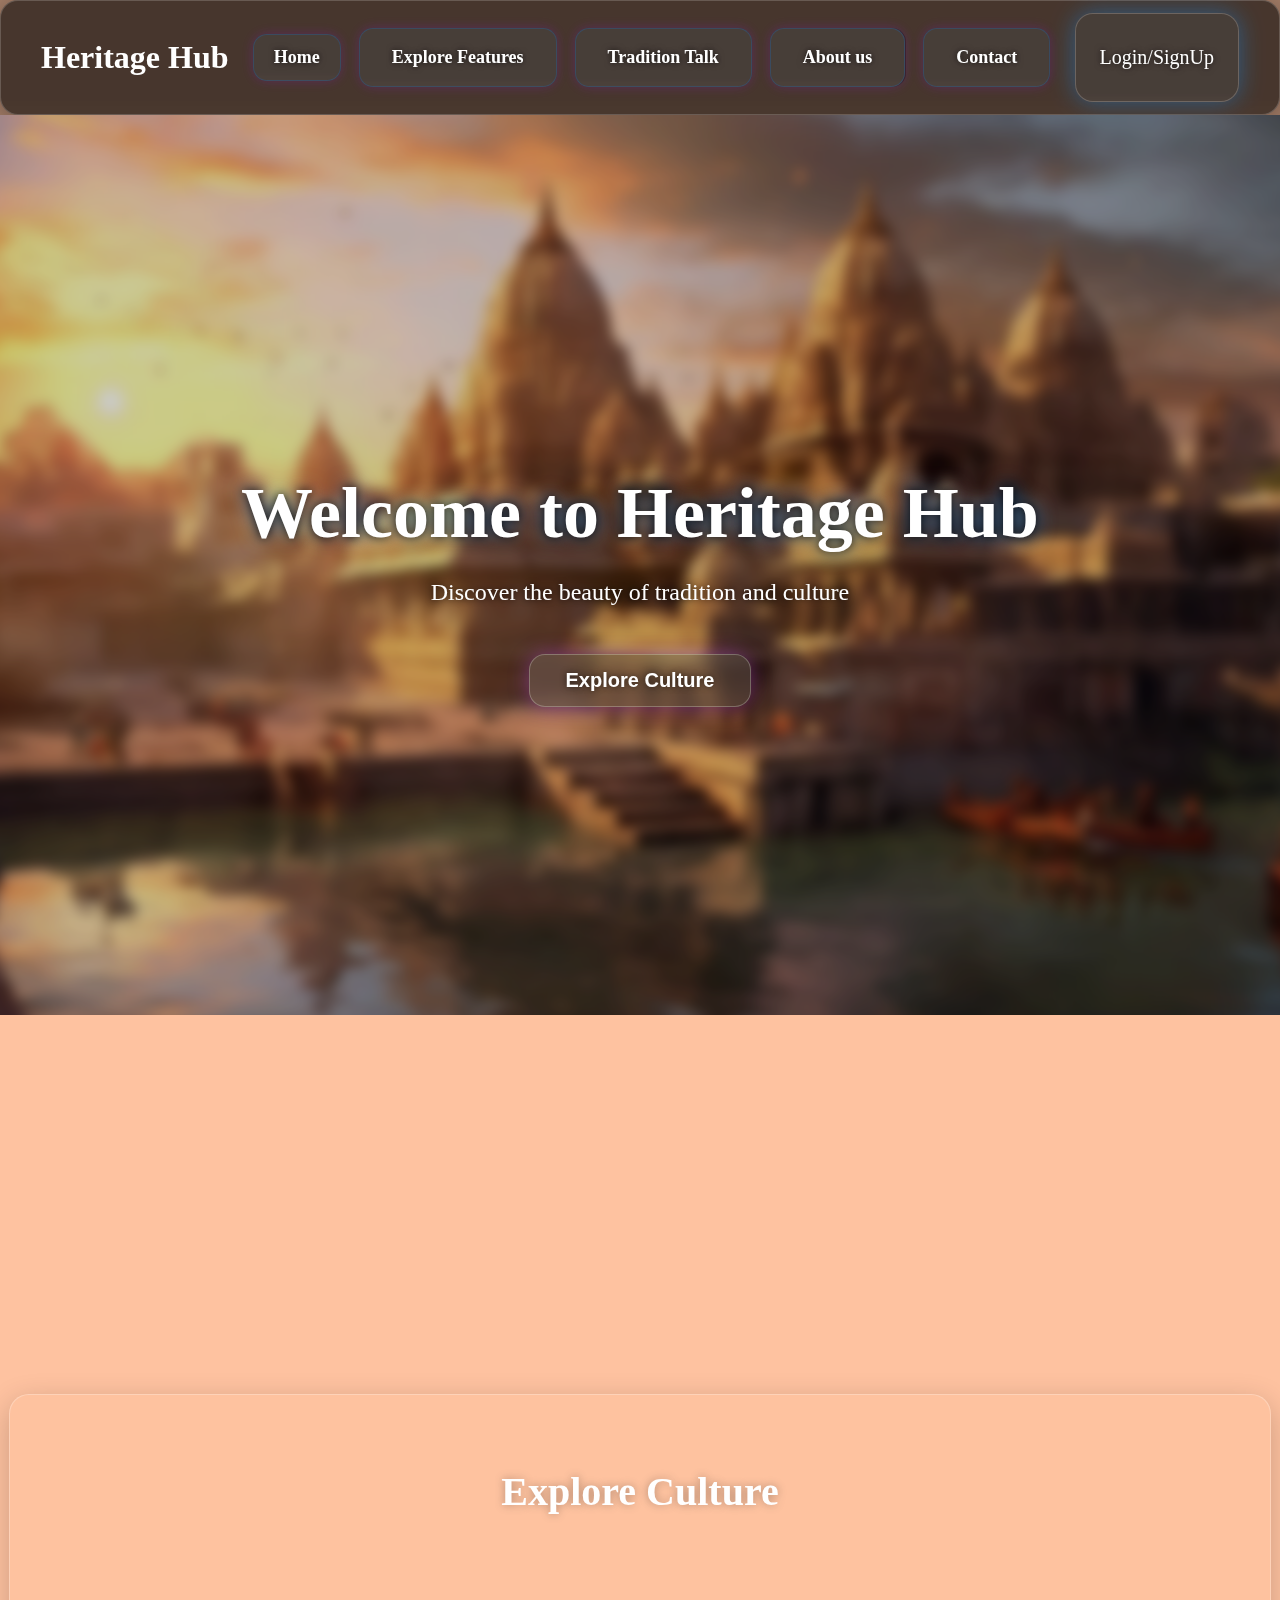
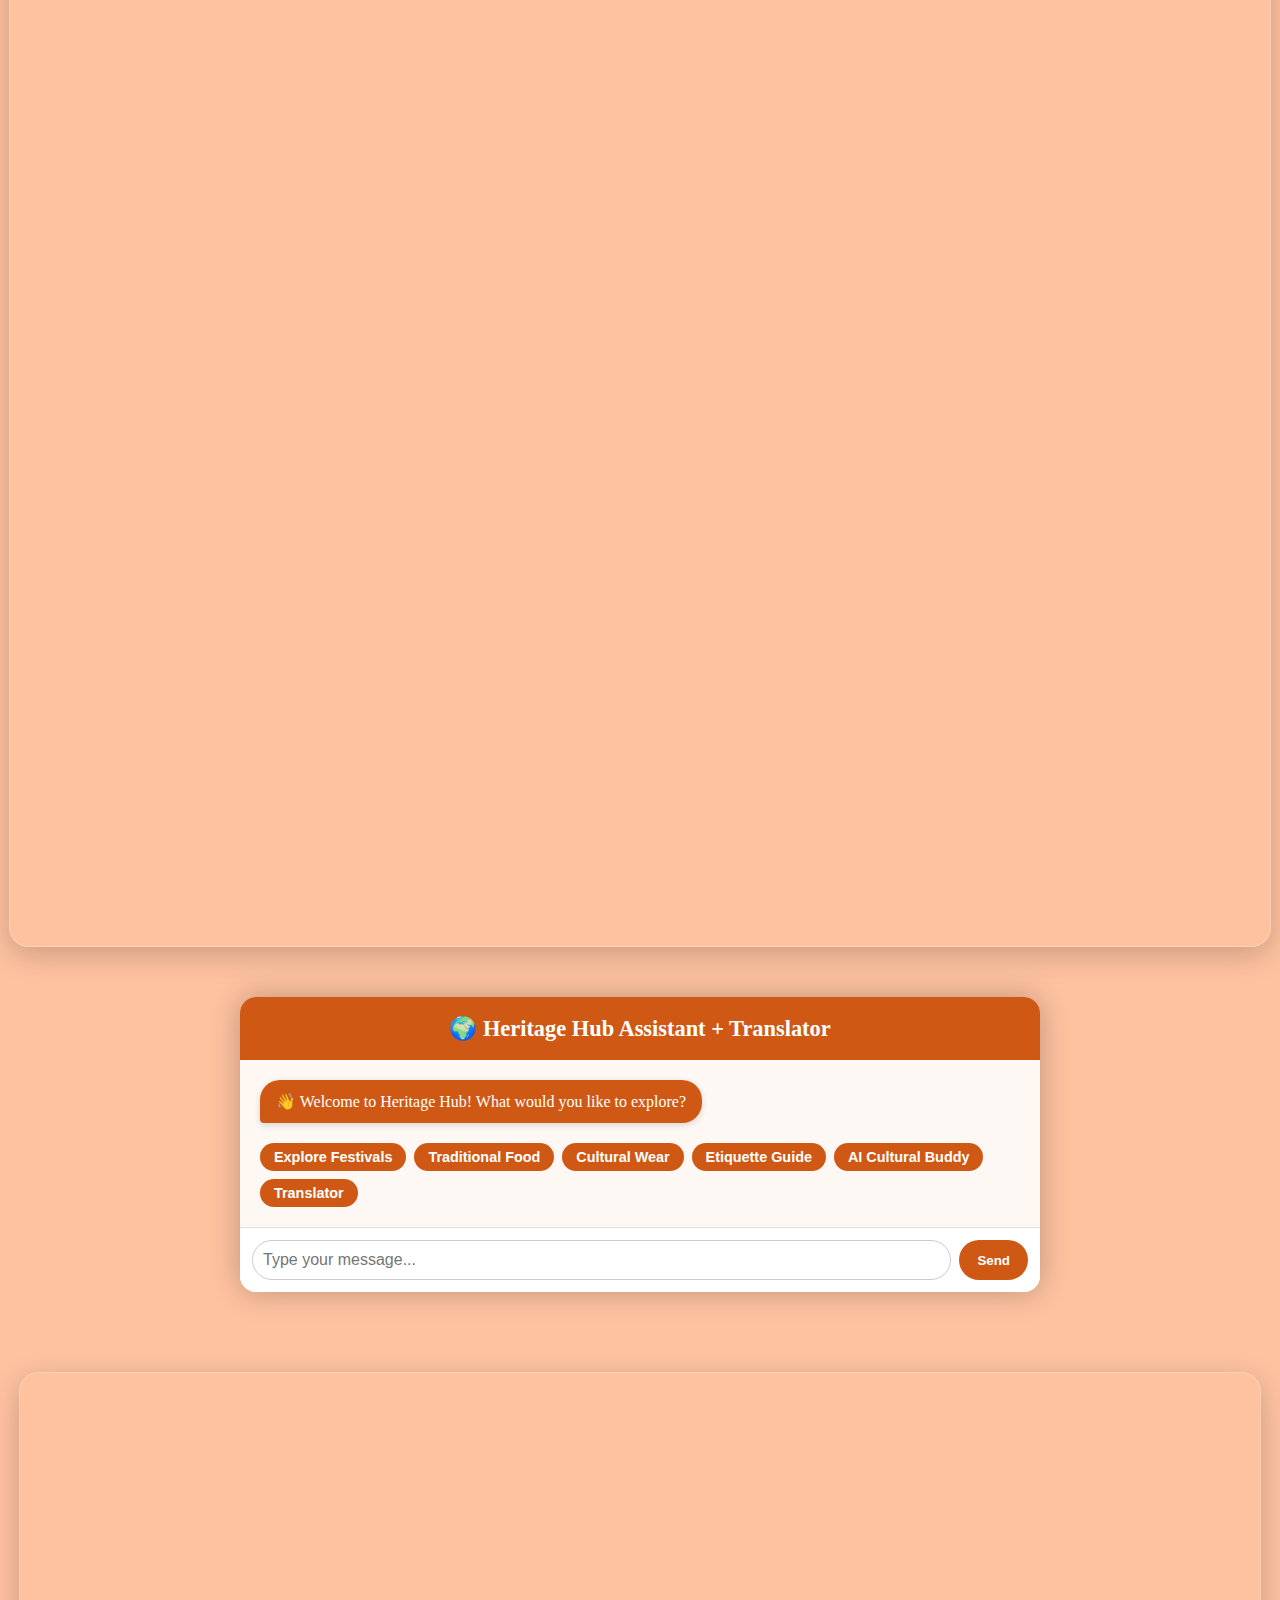
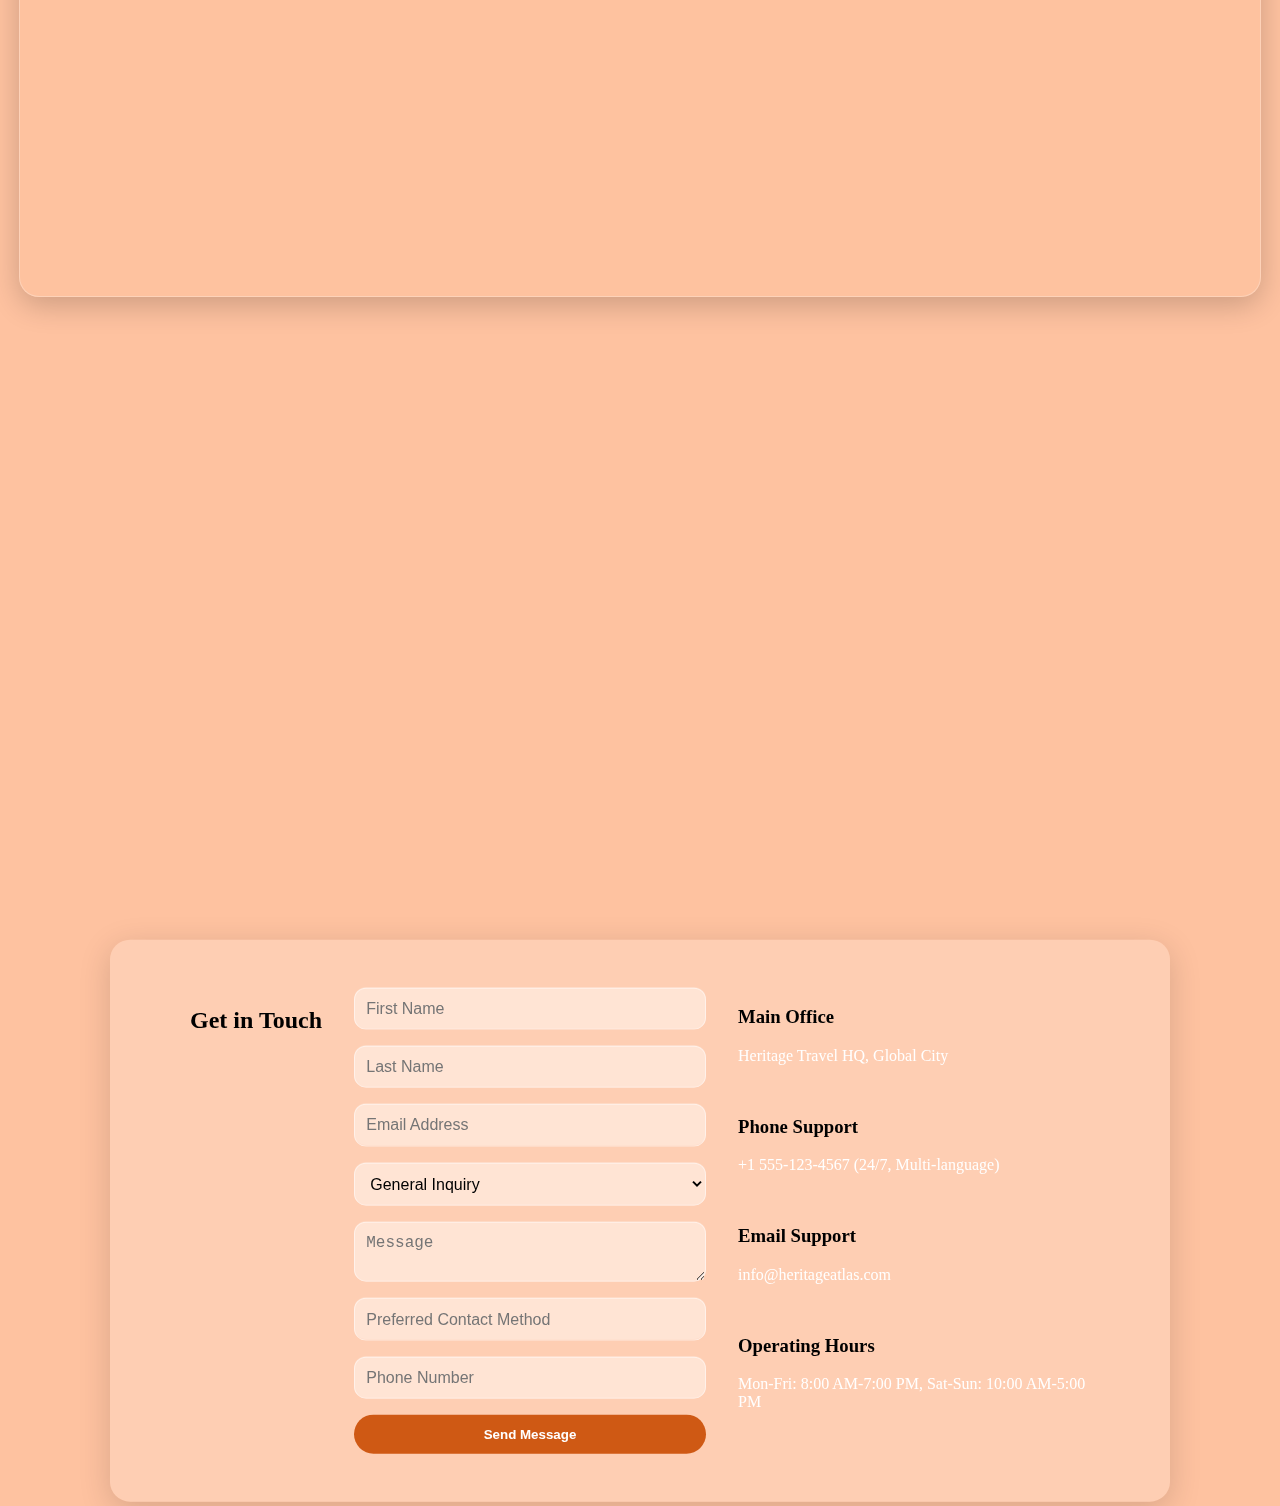
<file: index.html>
<!DOCTYPE html>
<html lang="en">
<head>
    <meta charset="UTF-8">
    <meta name="viewport" content="width=device-width, initial-scale=1.0">
    <link rel="stylesheet" href="css/hero.css">
    <link rel="stylesheet" href="css/explore.css">
    <link rel="stylesheet" href="css/about.css">
    <link rel="stylesheet" href="css/events.css">
    <link rel="stylesheet" href="css/chatbot.css">
    <link rel="stylesheet" href="css/contact.css">
    <link rel="stylesheet" href="css/wear.css">
    <link href="https://unpkg.com/aos@2.3.1/dist/aos.css" rel="stylesheet">
    <title>Heritage-Hub</title>
</head>
<body>
    <header>
        <nav class="navbar" data-aos="fade-down">
            <h2>Heritage Hub</h2>
            <ol class="menu">
                <li>Home</li>
                <li><a href="#cta">Explore Features</a></li>
                <li><a href="#chatbot">Tradition Talk</a></li>
                <li><a href="#about">About us</a></li>
                <li><a href="#contact">Contact</a></li>
            </ol>
            <div class="login"><p>Login/<span>SignUp</span></p></div>
        </nav>
    </header>
    <section class="welcome">
    <div class="overlay" data-aos="zoom-out">
      <h1>Welcome to Heritage Hub</h1>
      <p>Discover the beauty of tradition and culture</p>
      <button class="explorebtn" onclick="showExploreContent('cultures')">Explore Culture</button>
    </div>
    </section>
    <section class="cta-section" id="cta" data-aos="flip-up">
        <h2>Explore Our Features</h2>
        <p>Choose a path to dive into the world of traditions and cultures</p>
        <div class="cta-buttons">
            <button class="explore-btn" onclick="showExploreContent('cultures')">🌍 Explore Cultures</button>
            <button class="explore-btn" onclick="showExploreContent('wear')">👘 Wear the Culture</button>
            <button class="explore-btn" onclick="location.href='food.html'">🍲 Cultural Food Explorer</button>
            <button class="explore-btn" onclick="showExploreContent('festivals')">🎉 Festivals & Events</button>
            <button class="explore-btn" onclick="location.href='route.html'">📖 Cultural Etiquette Guide</button>
            <button class="explore-btn" onclick="showExploreContent('chatbot')">🤖🌐 AI Cultural Buddy</button>
        </div>
       </section>
       <section class="explore-culture-container">
        <div id="cultures" class="explore-content active">
       <h2>Explore Culture</h2>
       <div class="festival-buttons" data-aos="flip-up">
           <button class="festival-btn active" data-target="diwali">Diwali</button>
           <button class="festival-btn" data-target="holi">Holi</button>
           <button class="festival-btn" data-target="chinese-new-year">Chinese New Year</button>
           <button class="festival-btn" data-target="cherry-blossom">Cherry Blossom</button>
           <button class="festival-btn" data-target="eid">Eid-al-Fitr</button>
           <button class="festival-btn" data-target="onam">Onam</button>
           <button class="festival-btn" data-target="jeju-fire">Jeju Fire Festival</button>
           <button class="festival-btn" data-target="banjara">Banjara Folk Tradition</button>
        </div>
    <div class="festival-texts" data-aos="zoom-in">
        <!-- Diwali -->
        <div class="festival-text diwali-text" id="diwali" style="display:block;">
            <h4>History of Diwali</h4>
            <p>Diwali, also known as Deepavali, is rooted in the triumph of light over darkness and good over evil. Regional variations include Lord Rama's return to Ayodhya in northern India, Lord Krishna's victory over Narakasura in southern India, and the worship of Goddess Lakshmi in western India for prosperity. The lighting of diyas symbolizes guiding the way home and celebrating inner light. Jains celebrate Mahavira's liberation, and Sikhs observe Guru Hargobind's release.</p>

            <h5>Event Date</h5>
            <p>Diwali follows the Hindu lunisolar calendar, occurring between late October and early November. In 2024, the main day is Thursday, October 31st (Amavasya Tithi of Kartik month).</p>

            <h5>Venue / Location</h5>
            <p>Celebrated across India and by the Indian diaspora worldwide. Traditionally, in homes, temples, and community centers.</p>

            <h5>How to Celebrate</h5>
            <ol>
                <li><strong>Clean your home:</strong> To welcome Goddess Lakshmi.</li>
                <li><strong>Decorate with lights:</strong> Diyas, candles, and decorative lights.</li>
                <li><strong>Create Rangoli:</strong> Patterns at entrances made of colored powders or flowers.</li>
                <li><strong>Wear new clothes:</strong> Dress in traditional attire.</li>
                <li><strong>Share sweets and gifts:</strong> Ladoos, jalebi, and other traditional sweets.</li>
                <li><strong>Perform Lakshmi Puja:</strong> Offer prayers for prosperity and good fortune.</li>
                <li><strong>Light fireworks:</strong> Celebrate responsibly.</li>
                <li><strong>Family & Community:</strong> Gather, share stories, and enjoy festivities.</li>
            </ol>

            <h5>Traditions by Region</h5>
            <ul>
                <li><strong>Northern India:</strong> Lord Rama's return to Ayodhya.</li>
                <li><strong>Southern India:</strong> Krishna defeating Narakasura.</li>
                <li><strong>Western India:</strong> Worship of Goddess Lakshmi for wealth.</li>
            </ul>
            <button class="explore-btn" ><a href="diwali.html" >👘 Go to View Cloths</a></button>  
            <button class="explore-btn" onclick="location.href='food.html'">🍲 Go to Food</button>
        </div>
        <!-- Holi -->
        <div class="festival-text holi-text" id="holi" data-aos="zoom-in">
            <h4>History of Holi</h4>
            <p>Holi's history is rooted in two Hindu mythological stories: the victory of good over evil through the tale of Prahlad and Holika, commemorated by Holika Dahan (bonfires), and the playful divine love between Lord Krishna and Radha. It also marks the arrival of spring, the end of winter, and harvest time, blending spiritual, historical, and cultural traditions.</p>
            <h5>The Legend of Prahlad and Holika</h5>
            <ul>
                <li><strong>The Story:</strong> Demon king Hiranyakashipu demanded worship, but his son Prahlad stayed devoted to Lord Vishnu. Hiranyakashipu’s sister Holika, immune to fire, tried to kill Prahlad.</li>
                <li><strong>The Outcome:</strong> Holika was consumed by flames, while Prahlad survived by divine intervention.</li>
                <li><strong>Holika Dahan:</strong> The bonfire ritual the night before Holi, symbolizing victory of good over evil.</li>
            </ul>
            <h5>The Legend of Radha and Krishna</h5>
            <ul>
               <li><strong>The Story:</strong> Krishna playfully colored Radha's face, inspiring the tradition of throwing colors.</li>
               <li><strong>The Celebration:</strong> Symbolizes love, joy, and playful mischief.</li>
            </ul>
            <h5>Symbolism & Seasonal Significance</h5>
            <ul>
                <li><strong>Victory of Good over Evil:</strong> Celebrates virtue and faith triumphing over malevolence.</li>
                <li><strong>Arrival of Spring:</strong> Marks the end of winter and nature’s renewal.</li>
                <li><strong>Harvest and Renewal:</strong> A time for fresh beginnings and bountiful harvest.</li>
            </ul>
            <h5>Event Date</h5>
            <p>Holi is celebrated on the full moon day (Purnima) of Phalguna. In 2025, Holi falls on Friday, March 14. The celebration starts a day before with Holika Dahan, also called Chhoti Holi.</p>
            <h5>How to Celebrate</h5>
            <h6>Before the Main Day (Holika Dahan)</h6>
            <ul>
                <li><strong>Bonfire Ceremony:</strong> Light a bonfire to represent Holika.</li>
                <li><strong>Prayers and Songs:</strong> Gather with family and friends for rituals and songs celebrating good over evil.</li>
            </ul>
            <h6>On the Day of Holi (Rangwali Holi)</h6>
            <ul>
                <li><strong>Play with Colors:</strong> Use powdered colors (gulal) and colored water on each other.</li>
                <li><strong>Water Play:</strong> Water guns or balloons filled with colors.</li>
                <li><strong>Wear White:</strong> Dress in old white clothes to make the colors pop.</li>
                <li><strong>Music and Dance:</strong> Enjoy traditional Holi songs and dance.</li>
                <li><strong>Festive Treats:</strong> Eat gujiya, malpua, and drink thandai.</li>
                <li><strong>Community & Visiting:</strong> Visit friends and family, exchange sweets, and participate in gatherings.</li>
            </ul>
            <button class="explore-btn" ><a href="holi.html" >👘 Go to View Cloths</a></button> 
            <button class="explore-btn" onclick="location.href='food.html'">🍲 Go to Food</button>
        </div>
        <!-- Chinese New Year -->
        <div class="festival-text chinese-text" id="chinese-new-year" data-aos="zoom-in">
            <h4>History of Chinese New Year</h4>
    <p>Chinese New Year's history dates back thousands of years to the Shang Dynasty (14th century BCE) and is rooted in agricultural practices and the ancient Chinese lunar calendar. Legend says a beast called Nian was scared by loud noises and the color red, leading to traditions like firecrackers and red decorations still used today. Key practices like cleaning homes, large family dinners, and paying respects to ancestors also developed over centuries, with the Han dynasty (202 BC – 220 AD) first recording new year celebrations.</p>

    <h5>Ancient Origins</h5>
    <ul>
        <li><strong>Agriculture:</strong> The holiday likely began as a way for ancient agricultural societies to celebrate the end of the harvest and ask for a prosperous year.</li>
        <li><strong>Lunar Calendar:</strong> Its timing is based on the ancient Chinese lunar calendar, causing the date on the Gregorian calendar to vary annually.</li>
        <li><strong>Legend of Nian:</strong> A monster called Nian would attack villagers at the beginning of each year. Villagers discovered it feared loud noises, bright lights, and the color red, inspiring firecrackers, fireworks, and red clothing/decorations.</li>
    </ul>

    <h5>Development of Traditions</h5>
    <ul>
        <li><strong>Early Practices:</strong> As early as the Shang Dynasty, people gave gifts to gods and family members during winter. Han dynasty records describe ancestor worship and New Year visits.</li>
        <li>The 15-day festival begins with the new moon between January 21 and February 20 and ends with the full moon.</li>
    </ul>

    <h5>Family and Home Traditions</h5>
    <ul>
        <li><strong>Family Reunion Dinner:</strong> Families gather to eat symbolic dishes like dumplings, fish, and sticky rice balls.</li>
        <li><strong>Thorough Cleaning:</strong> Homes are cleaned before the New Year to sweep away bad luck, symbolizing a fresh start.</li>
        <li><strong>Red Decorations:</strong> Lanterns, paper cuttings, and couplets are used to bring good fortune and ward off evil spirits.</li>
        <li><strong>Red Envelopes:</strong> Elders give children “lucky money” in red envelopes, and cultural performances like lion dances are common.</li>
    </ul>
         <button class="explore-btn" ><a href="chinese.html" >👘 Go to View Cloths</a></button>    
         <button class="explore-btn" onclick="location.href='food.html'">🍲 Go to Food</button>
        </div>
        <!-- Cherry Blossom -->
        <div class="festival-text cherry-text" id="cherry-blossom" data-aos="zoom-in">
            <h4>History of Cherry Blossom Festival (Hanami) - Japan</h4>
    <p>The tradition of cherry blossom viewing, or <strong>Hanami</strong>, dates back to the Nara Period (710-794) with plum blossoms, shifting to cherry blossoms in the Heian Period (794-1185). Emperor Saga hosted the first recorded cherry blossom viewing in 812. Over time, it became a nationwide cultural phenomenon, symbolizing the ephemeral nature of life (mono no aware).</p>

    <h5>Origins and Early Periods</h5>
    <ul>
        <li><strong>Nara Period:</strong> Began with enjoyment of plum blossoms (ume).</li>
        <li><strong>Heian Period:</strong> Emperor Saga's first cherry blossom viewing party in 812.</li>
        <li><strong>Symbolism:</strong> Cherry blossoms symbolize the fleeting beauty of life, reflecting impermanence.</li>
    </ul>

    <h5>Edo Period: Wider Appeal</h5>
    <ul>
        <li><strong>Tokugawa Shogunate:</strong> Shogun Tokugawa Yoshimune planted thousands of cherry trees, expanding public access.</li>
        <li><strong>Public Access:</strong> Hanami became a communal activity rather than an elite pastime.</li>
    </ul>

    <h5>Modern Transformation</h5>
    <ul>
        <li><strong>Communal Culture:</strong> People gather for parties and picnics under cherry trees.</li>
        <li><strong>Popular Varieties:</strong> Introduction of Somei-yoshino cherry trees in the 19th century accelerated popularity.</li>
        <li><strong>Enduring Tradition:</strong> Celebrated today as a symbol of spring, renewal, and transient beauty.</li>
    </ul>

    <h5>When & Where</h5>
    <ul>
        <li><strong>Timing:</strong> Spring season, generally from late March to May, with peak bloom in April.</li>
        <li><strong>Regional Variation:</strong> Southern areas like Okinawa bloom earlier; northern regions like Hokkaido bloom later.</li>
        <li><strong>Locations:</strong> Numerous local events and parks across Japan during the blooming period.</li>
    </ul>

    <h5>How to Celebrate / Participate in Hanami</h5>
    <ul>
        <li><strong>Picnics:</strong> Gather under cherry trees with family/friends. Bring a blanket and share food and drinks.</li>
        <li><strong>Food & Drink:</strong> Enjoy bento boxes, sake, and treats from festival stalls.</li>
        <li><strong>Cultural Events:</strong> Traditional dances, drumming, tea ceremonies, and other performances.</li>
        <li><strong>Nighttime Viewing (Yozakura):</strong> Lanterns illuminate blossoms after sunset for magical evening experiences.</li>
        <li><strong>Admire the Scenery:</strong> Relax and appreciate the ephemeral beauty of cherry blossoms.</li>
    </ul>

    <h5>Etiquette</h5>
    <ul>
        <li><strong>Respect the Trees:</strong> Avoid sitting on roots, shaking branches, or touching petals.</li>
        <li><strong>Be Mindful of Others:</strong> Keep picnic areas tidy and compact.</li>
        <li><strong>Clean Up:</strong> Dispose of trash responsibly.</li>
        <li><strong>Keep it Serene:</strong> Avoid loud music and maintain a respectful atmosphere.</li>
    </ul>
        <button class="explore-btn" ><a href="cherry.html" >👘 Go to View Cloths</a></button>    
        <button class="explore-btn" onclick="location.href='food.html'">🍲 Go to Food</button>
        </div>
        <!-- Eid-al-Fitr -->
        <div class="festival-text eid-text" id="eid" data-aos="zoom-in">
            <h4>History of Eid al-Fitr</h4>
    <p>Eid al-Fitr's history begins in 624 CE when Prophet Muhammad established the celebration after the Battle of Badr, marking the end of Ramadan, a holy month of fasting and reflection. The festival commemorates the spiritual discipline of Ramadan and is a time for Muslims to express gratitude, give charity (Zakat), and come together as a community.</p>

    <h5>Key Historical Points</h5>
    <ul>
        <li><strong>624 CE:</strong> The first Eid al-Fitr was celebrated following Prophet Muhammad’s migration from Mecca to Medina, becoming a joyous celebration of renewed faith and unity.</li>
        <li>Traditionally, Muslims attend a special morning prayer, give obligatory charity (Zakat al-Fitr), wear new clothes, and share sweet meals with family and friends.</li>
        <li>The holiday involves visiting relatives and neighbors, engaging in acts of worship, and spreading joy through kindness and generosity.</li>
    </ul>

    <h5>Before Eid</h5>
    <ul>
        <li><strong>Prepare for Prayer:</strong> Wake up early, bathe, and wear your best or new clothes for the morning Eid prayer.</li>
        <li><strong>Distribute Zakat al-Fitr:</strong> Give mandatory charity for the poor before the Eid prayer.</li>
        <li><strong>Decorate:</strong> Decorate homes with lights and festive banners to create a joyful atmosphere.</li>
    </ul>

    <h5>On the Day of Eid</h5>
    <ul>
        <li><strong>Eid Prayer:</strong> Attend a large community prayer service at a mosque.</li>
        <li>Eid al-Fitr marks the end of Ramadan, celebrated by Muslims worldwide on the first day of Shawwal, the tenth month of the Islamic calendar.</li>
        <li>Celebrate by wearing new clothes, feasting, visiting family and friends, and enjoying communal celebrations.</li>
    </ul>
        <button class="explore-btn" ><a href="eid.html" >👘 Go to View Cloths</a></button>    
        <button class="explore-btn" onclick="location.href='food.html'">🍲 Go to Food</button>
        </div>
        <!-- Onam -->
        <div class="festival-text onam-text" id="onam" data-aos="zoom-in">
            <h4>History of Onam</h4>
    <p>Onam is an annual Hindu harvest festival in Kerala, India, commemorating the homecoming of King Mahabali. Celebrated in the Malayalam month of Chingam (August-September), it marks agricultural harvest and is a time of equality and prosperity. Traditions include flower carpets (Pookalam), grand feasts (Sadya), boat races (Vallam Kali), and folk dances.</p>

    <h5>Mythological Origin</h5>
    <ul>
        <li><strong>King Mahabali's Golden Rule:</strong> A just and benevolent ruler who brought prosperity, equality, and happiness.</li>
        <li><strong>The Gods' Jealousy:</strong> Gods feared Mahabali’s growing power and sought Lord Vishnu's intervention.</li>
        <li><strong>Vamana's Intervention:</strong> Vishnu, as dwarf Brahmin Vamana, requested land that he could cover in three steps.</li>
        <li><strong>Mahabali's Sacrifice:</strong> Mahabali offered his head for the third step, showing devotion.</li>
        <li><strong>The Boon:</strong> Mahabali was banished to the netherworld but granted to visit his people once a year, celebrated as Onam.</li>
    </ul>

    <h5>Event Date</h5>
    <p>In 2025, the 10-day celebration begins on August 26th, with Thiruvonam, the main day, on September 5th.</p>

    <h5>How to Celebrate</h5>
    <h6>Decorations and Rituals</h6>
    <ul>
        <li><strong>Pookalam:</strong> Colorful flower rangoli designs at entrances to welcome King Mahabali.</li>
        <li><strong>Home Decoration:</strong> Homes and streets decorated with lights and festive items.</li>
        <li><strong>Prayers:</strong> Worship of Vishnu and other deities with family rituals.</li>
    </ul>

    <h6>Food and Feasting</h6>
    <ul>
        <li><strong>Onam Sadhya:</strong> A lavish vegetarian feast served on banana leaves with traditional dishes and sweets.</li>
    </ul>

    <h6>Cultural and Social Activities</h6>
    <ul>
        <li><strong>Traditional Attire:</strong> White and gold Kerala sarees for women and traditional clothing for men.</li>
        <li><strong>Games and Sports:</strong> Vallam Kali (snake boat races), Puli Kali (tiger dance), Onathallu (martial arts), and tug-of-war.</li>
        <li><strong>Dances and Performances:</strong> Thiruvathira and Kaikottikali dances narrating myths and legends.</li>
        <li><strong>Community Gatherings:</strong> Families and friends come together to celebrate and strengthen bonds.</li>
    </ul>
        <button class="explore-btn" ><a href="onam.html" >👘 Go to View Cloths</a></button>   
        <button class="explore-btn" onclick="location.href='food.html'">🍲 Go to Food</button>
        </div>
        <!-- Jeju Fire Festival -->
        <div class="festival-text jeju-text" id="jeju-fire" data-aos="zoom-in">
            <h4>History of Jeju Fire Festival</h4>
    <p>The Jeju Fire Festival is a modern event, first held in 1997, inspired by the ancient agricultural practice of <strong>bangae</strong>, or field burning, to renew grass and eliminate pests. It symbolizes a fresh start for a prosperous year while celebrating traditional Korean agricultural culture.</p>

    <h5>Origins and Tradition</h5>
    <ul>
        <li><strong>Ancient Practice (Bangae):</strong> Farmers burned dry grass at the end of winter to clear fields and encourage healthy new growth.</li>
        <li><strong>Symbolism:</strong> The burning ritual was meant to eliminate pests, pray for a good harvest, and bring health and wealth for the year.</li>
    </ul>

    <h5>The Modern Festival</h5>
    <ul>
        <li><strong>Creation:</strong> Launched in 1997 to boost tourism and the regional economy.</li>
        <li><strong>Location and Timing:</strong> Annually in March at Saebyeol Oreum Volcanic Cone.</li>
        <li><strong>Activities:</strong> Torch marches, fire performances, media art shows, and a large bonfire on a volcanic mound.</li>
    </ul>

    <h5>Recent Challenges and Adaptations</h5>
    <ul>
        <li><strong>Cancellations:</strong> Canceled in some years due to wildfire risks and environmental concerns.</li>
        <li><strong>Eco-Friendly Approaches:</strong> Media art and digital technology are now used to create a virtual blaze for safety and sustainability.</li>
    </ul>

    <h5>2025 Festival Details</h5>
    <ul>
        <li><strong>Dates:</strong> March 14th – March 16th, 2025.</li>
        <li><strong>Location:</strong> Saebyeol Oreum Volcanic Cone, Jeju Island, South Korea.</li>
        <li><strong>Celebrations:</strong> Torch processions, cultural performances, folk games, lantern releases, local food like Jeju black pork and omegi-tteok.</li>
        <li><strong>Climax:</strong> Large bonfire and fireworks to bless the upcoming harvest and bring good luck.</li>
    </ul>
        <button class="explore-btn" ><a href="jeju.html" >👘 Go to View Cloths</a></button>  
        <button class="explore-btn" onclick="location.href='food.html'">🍲 Go to Food</button>
        </div>
        <!-- Banjara Folk Tradition -->
        <div class="festival-text banjara-text" id="banjara" data-aos="zoom-in">
            <h4>History of Banjara Folk Tradition</h4>
    <p>The Banjara community historically emerged from nomadic pastoralist traders in India, with roots in Rajasthan. They transported goods like salt and grains using animal caravans, and their oral traditions, rich in folk songs, dances, and unique crafts such as intricate embroidery, form the core of their folk culture. Today, many Banjaras have settled into farming and mainstream professions, while still maintaining their distinctive cultural practices and festivals.</p>

    <h5>Historical Background</h5>
    <ul>
        <li><strong>Nomadic Traders:</strong> Banjaras were known for transporting goods via caravans called tandas.</li>
        <li><strong>Economic Role:</strong> They supplied grains, salt, and other commodities to villages and armies.</li>
        <li><strong>Origins:</strong> The community originated from Rajasthan and migrated across India.</li>
        <li><strong>Transition:</strong> The advent of railways and the end of Mughal rule reduced their traditional trade.</li>
        <li><strong>Settlement:</strong> Many Banjaras now farm, raise cattle, and work in mainstream professions.</li>
    </ul>

    <h5>Folk Traditions</h5>
    <ul>
        <li><strong>Oral Tradition:</strong> History and customs are preserved through stories, songs, myths, and proverbs.</li>
        <li><strong>Arts and Crafts:</strong> Elaborate embroidered clothing, beaded decorations, and ornate jewellery.</li>
    </ul>

    <h5>Major Festivals and Celebrations</h5>
    <ul>
        <li><strong>Teej:</strong> Celebrated in Shravana (August) by unmarried girls sowing seeds in bamboo baskets and performing rituals for a good groom.</li>
        <li><strong>Holi:</strong> Colorful celebrations with kolata dance, bonfires, and communal festivity.</li>
        <li><strong>Other Hindu Festivals:</strong> Diwali, Dussehra, Ugadi, Ganesh Chaturthi.</li>
    </ul>

    <h5>Performing Arts</h5>
    <ul>
        <li><strong>Dances:</strong> Energetic folk dances performed by men and women in colorful traditional attire adorned with mirrors and beads.</li>
        <li><strong>Fire Dance:</strong> Traditional dance accompanied by drums.</li>
        <li><strong>Chari Dance:</strong> Another traditional folk dance.</li>
        <li><strong>Ghumar (Jhumar):</strong> Performed by women, often with veils over their heads.</li>
        <li><strong>Music:</strong> Folk songs sung by men and women, often accompanied by percussion, cymbals, and the sarangi.</li>
    </ul>
        <button class="explore-btn" ><a href="banjara.html" >👘 Go to View Cloths</a></button>  
        <button class="explore-btn" onclick="location.href='food.html'">🍲 Go to Food</button>
        </div>
    </div>
    </div>
     <section id="festivals" class="festivals-section hidden" data-aos="flip-up">
    <header class="festivals-header">
    <h1>🌍 Festival Event Calendar</h1>
    <p>Discover cultural festivals around the world</p>
    </header>
     <div class="festival-search">
    <input
      type="text"
      id="festival-search-input"
      placeholder="Search for a festival..."
    />
    <button id="festival-search-btn">Search</button>
    </div>
    <main>
    <section class="month-filter">
      <h2>Select Month</h2>
      <div class="months">
        <button onclick="filterByMonth('January')">January</button>
        <button onclick="filterByMonth('February')">February</button>
        <button onclick="filterByMonth('March')">March</button>
        <button onclick="filterByMonth('April')">April</button>
        <button onclick="filterByMonth('May')">May</button>
        <button onclick="filterByMonth('June')">June</button>
        <button onclick="filterByMonth('July')">July</button>
        <button onclick="filterByMonth('August')">August</button>
        <button onclick="filterByMonth('September')">September</button>
        <button onclick="filterByMonth('October')">October</button>
        <button onclick="filterByMonth('November')">November</button>
        <button onclick="filterByMonth('December')">December</button>
      </div>
    </section>

    <section class="country-section">
      <h2>Choose Country</h2>
      <ul class="country-list">
        <li onclick="showFestivals('India')">India</li>
        <li onclick="showFestivals('Japan')">Japan</li>
        <li onclick="showFestivals('USA')">USA</li>
        <li onclick="showFestivals('Brazil')">Brazil</li>
        <li onclick="showFestivals('France')">France</li>
        <li onclick="showFestivals('China')">China</li>
        <li onclick="showFestivals('Australia')">Australia</li>
        <li onclick="showFestivals('Germany')">Germany</li>
      </ul>
    </section>
    <section id="festival-display" class="festival-display">
      <h2>Festival Details</h2>
      <div id="festival-content" class="festival-content"></div>
    </section>
    </main>
    </section>
    <div class="explore-content" id="wear">
    <div class="wear-culture" class="explore-content active" data-aos="flip-right">
            <h1 data-aos="zoom-in">Wear the Culture</h1>
            <p  data-aos="zoom-in">Explore traditional outfits, their history, and cultural significance.</p>  
        <main class="catalog" data-aos="flip-right">
            <div class="outfit-card">
                <img src="images/diwali.jpeg" alt="Diwali">
                <h3>Diwali</h3>
                <button class="view-btn"><a href="diwali.html" class="view-btn">View Cloths</a></button>
            </div>
            <div class="outfit-card">
                <img src="images/holi.jpeg" alt="Holi">
                <h3>Holi</h3>
                <button class="view-btn"><a href="holi.html" class="view-btn">View Cloths</a></button>
            </div>
            <div class="outfit-card">
                <img src="images/onam.jpeg" alt="Onam">
                <h3>Onam</h3>
                <button class="view-btn"><a href="onam.html" class="view-btn">View Cloths</a></button>
            </div>
            <div class="outfit-card">
                <img src="images/jeju.jpeg" alt="Jeju Fire Festival">
                <h3>Jeju Fire Festival</h3>
                <button class="view-btn"><a href="jeju.html" class="view-btn">View Cloths</a></button>
            </div>
            <div class="outfit-card">
                <img src="images/cherry.jpeg" alt="Cherry Blossom">
                <h3>Cherry Blossom</h3>
                <button class="view-btn"><a href="cherry.html" class="view-btn">View Cloths</a></button>
            </div>
            <div class="outfit-card">
                <img src="images/chinese.jpeg" alt="China New Year">
                <h3>China New Year</h3>
                <button class="view-btn"><a href="chinese.html" class="view-btn">View Cloths</a></button>
            </div>
            <div class="outfit-card">
                <img src="images/banjara.jpeg" alt="Banjara Folk Tradition">
                <h3>Banjara Folk Tradition</h3>
                <button class="view-btn"><a href="banjara.html" class="view-btn">View Cloths</a></button>
            </div>
            <div class="outfit-card">
                <img src="images/eid.jpeg" alt="Muslim's Eid-Al-Fitar">
                <h3>Muslim's EID-AL-FITAR</h3>
                <button class="view-btn"><a href="eid.html" class="view-btn">View Cloths</a></button>
            </div>
        </main>
        </div>
    </div>
    <div class="explore-content foods" id="food">
        <h1>Festival Foods</h1>
    <main>
    <!-- ✨ Diwali -->
    <section class="festival-section">
      <h2 class="festival-title">Diwali</h2>
      <div class="food-gallery">
        <div class="food-item">
          <img src="images/diwalif-1.jpg" alt="Laddu">
          <p>Laddu</p>
        </div>
        <div class="food-item">
          <img src="images/diwalif-2.jpg" alt="Jalebi">
          <p>Jalebi</p>
        </div>
        <div class="food-item">
          <img src="images/diwalif-3.jpg" alt="Kaju Katli">
          <p>Kaju Katli</p>
        </div>
      </div>
    </section>
    <!-- 🌈 Holi -->
    <section class="festival-section">
      <h2 class="festival-title">Holi</h2>
      <div class="food-gallery">
        <div class="food-item">
          <img src="images/holif-1.jpg" alt="Gujiya">
          <p>Gujiya</p>
        </div>
        <div class="food-item">
          <img src="images/holif-2.jpg" alt="Thandai">
          <p>Thandai</p>
        </div>
        <div class="food-item">
          <img src="images/holif-3.jpg" alt="Puran Poli">
          <p>Puran Poli</p>
        </div>
      </div>
    </section>
    <!-- 🥥 Onam -->
    <section class="festival-section">
      <h2 class="festival-title">Onam</h2>
      <div class="food-gallery">
        <div class="food-item">
          <img src="images/onamf-1.jpg" alt="Onam Sadhya">
          <p>Onam Sadhya</p>
        </div>   
    </section>
    <!-- 🌸 Cherry Blossom -->
    <section class="festival-section">
      <h2 class="festival-title">Cherry Blossom (Japan)</h2>
      <div class="food-gallery">
        <div class="food-item">
          <img src="images/japanf-1.jpg" alt="Sakura Mochi">
          <p>Sakura Mochi</p>
        </div>
        <div class="food-item">
          <img src="images/japanf-2.jpg" alt="Hanami Dango">
          <p>Hanami Dango</p>
        </div>
        <div class="food-item">
          <img src="images/japanf-3.jpg" alt="Bento">
          <p>Bento</p>
        </div>
      </div>
    </section>
    <!-- 🏮 Chinese New Year -->
    <section class="festival-section">
      <h2 class="festival-title">Chinese New Year</h2>
      <div class="food-gallery">
        <div class="food-item">
          <img src="images/chainaf-1.jpg" alt="Dumplings">
          <p>Dumplings</p>
        </div>
        <div class="food-item">
          <img src="images/chainaf-2.jpg" alt="Spring Rolls">
          <p>Spring Rolls</p>
        </div> 
      </div>
    </section>
    <!-- 🌙 Eid-al-Fitr -->
    <section class="festival-section">
      <h2 class="festival-title">Eid-al-Fitr</h2>
      <div class="food-gallery">
        <div class="food-item">
          <img src="images/eidf-1.jpg" alt="Sheer Kurma">
          <p>Sheer Kurma</p>
        </div>
        <div class="food-item">
          <img src="images/eidf-2.jpg" alt="Biryani">
          <p>Biryani</p>
        </div>
        <div class="food-item">
          <img src="images/eidf-3.jpg" alt="Seviyan">
          <p>Seviyan</p>
        </div>
      </div>
    </section>
    <!-- 🔥 Jeju Fire Festival -->
    <section class="festival-section">
      <h2 class="festival-title">Jeju Fire Festival</h2>
      <div class="food-gallery">
        <div class="food-item">
          <img src="images/jejuf-1.jpg" alt="Jeju BBQ">
          <p>Jeju BBQ</p>
        </div>
        <div class="food-item">
          <img src="images/jejuf-2.jpg" alt="Seafood">
          <p>Seafood</p>
        </div>
        <div class="food-item">
          <img src="images/jejuf-3.jpg" alt="Tteokbokki">
          <p>Tteokbokki</p>
        </div>
      </div>
    </section>
    <!-- 🎶 Banjara Tradition -->
    <section class="festival-section">
      <h2 class="festival-title">Banjara Folk Tradition</h2>
      <div class="food-gallery">
        <div class="food-item">
          <img src="images/banjaraf-1.jpg" alt="Bajra Roti">
          <p>Bajra Roti</p>
        </div>
        <div class="food-item">
          <img src="images/banjaraf-2.jpg" alt="Dal">
          <p>Dal</p>
        </div>
      </div>
    </section>
    </main>
    </div>
    </section>
    <div class="chat-container" id="chatbot">
    <div class="chat-header">🌍 Heritage Hub Assistant + Translator</div>
    <div id="chat-body" class="chat-body"></div>
    <div class="input-container">
      <input id="user-input" type="text" placeholder="Type your message..." autocomplete="off" />
      <button id="send-btn">Send</button>
    </div>
    </div>
    <section class="about-section" id="about" >
    <div class="about-container" data-aos="fade-up">
    <h2>About Us</h2>
    <p class="mission">
      At <strong>Heritage Hub</strong>, we believe that culture is the soul of humanity.
      Our platform helps you <em>explore, experience, and celebrate world cultures</em> 
      in one place — from traditional clothing and cuisine to festivals, etiquette, and wedding rituals.
    </p>
    <div class="about-grid">
      <div class="about-card">
        <h3>🌍 Explore Cultures</h3>
        <p>Discover traditions, festivals, clothing, and etiquette from every corner of the globe.</p>
      </div>
      <div class="about-card">
        <h3>🍲 Food & Festivals</h3>
        <p>Dive into authentic cultural flavors and global celebrations with our interactive explorer tools.</p>
      </div>
      <div class="about-card">
        <h3>🪔 Cultural Traditions</h3>
        <p>Learn how different cultures celebrate love and marriage with unique customs and attire.</p>
      </div>
      <div class="about-card">
        <h3>🤖 AI Cultural Buddy</h3>
        <p>Ask questions, get etiquette tips, and translate greetings for your travel or learning journey.</p>
      </div>
    </div>
    </div>
    </section>  
    <!-- Contact Form -->
    <section id="contact" class="contact-section" data-aos="slide-up">
    <h2>Get in Touch</h2>
    <form>
        <input type="text" placeholder="First Name" required>
        <input type="text" placeholder="Last Name" required>
        <input type="email" placeholder="Email Address" required>
        <select>
            <option>General Inquiry</option>
            <option>Group Booking</option>
            <option>Personalized Recommendation</option>
        </select>
        <textarea placeholder="Message"></textarea>
        <input type="text" placeholder="Preferred Contact Method">
        <input type="tel" placeholder="Phone Number">
        <button type="submit">Send Message</button>
    </form>
    <div class="contact-details">
        <div>
            <h3>Main Office</h3>
            <p>Heritage Travel HQ, Global City</p>
        </div>
        <div>
            <h3>Phone Support</h3>
            <p>+1 555-123-4567 (24/7, Multi-language)</p>
        </div>
        <div>
            <h3>Email Support</h3>
            <p>info@heritageatlas.com</p>
        </div>
        <div>
            <h3>Operating Hours</h3>
            <p>Mon-Fri: 8:00 AM-7:00 PM, Sat-Sun: 10:00 AM-5:00 PM</p>
        </div>
        </div>
    </section>
    

    <script>
    const festivalBtns = document.querySelectorAll(".festival-btn");
    const festivalTexts = document.querySelectorAll(".festival-text");
    festivalBtns.forEach(btn => {
      btn.addEventListener("click", () => {
      festivalBtns.forEach(b => b.classList.remove("active"));
      btn.classList.add("active");
      festivalTexts.forEach(ft => ft.style.display = "none");
      const targetId = btn.getAttribute("data-target");
      const targetElement = document.getElementById(targetId);
      if(targetElement) targetElement.style.display = "block";
    });
    });
    </script>
    <script>
     function showExploreContent(sectionId) {
  // Hide all sections
  document.querySelectorAll('.explore-content').forEach(el => {
    el.classList.remove('active');
    el.classList.add('hidden');
  });

  // Show the clicked section
  const target = document.getElementById(sectionId);
  if (target) {
    target.classList.add('active');
    target.classList.remove('hidden');
    target.scrollIntoView({ behavior: 'smooth' });
  }
  }
    </script>
    <script src="https://cdn.jsdelivr.net/npm/aos@2.3.4/dist/aos.js"></script>
    <script>
        AOS.init({
            duration: 1000,
            offset: 100,
        });
    </script>
    <script src="js/events.js" defer></script>
    <script src="js/chatbot.js"></script>
</body>
</html>
</file>
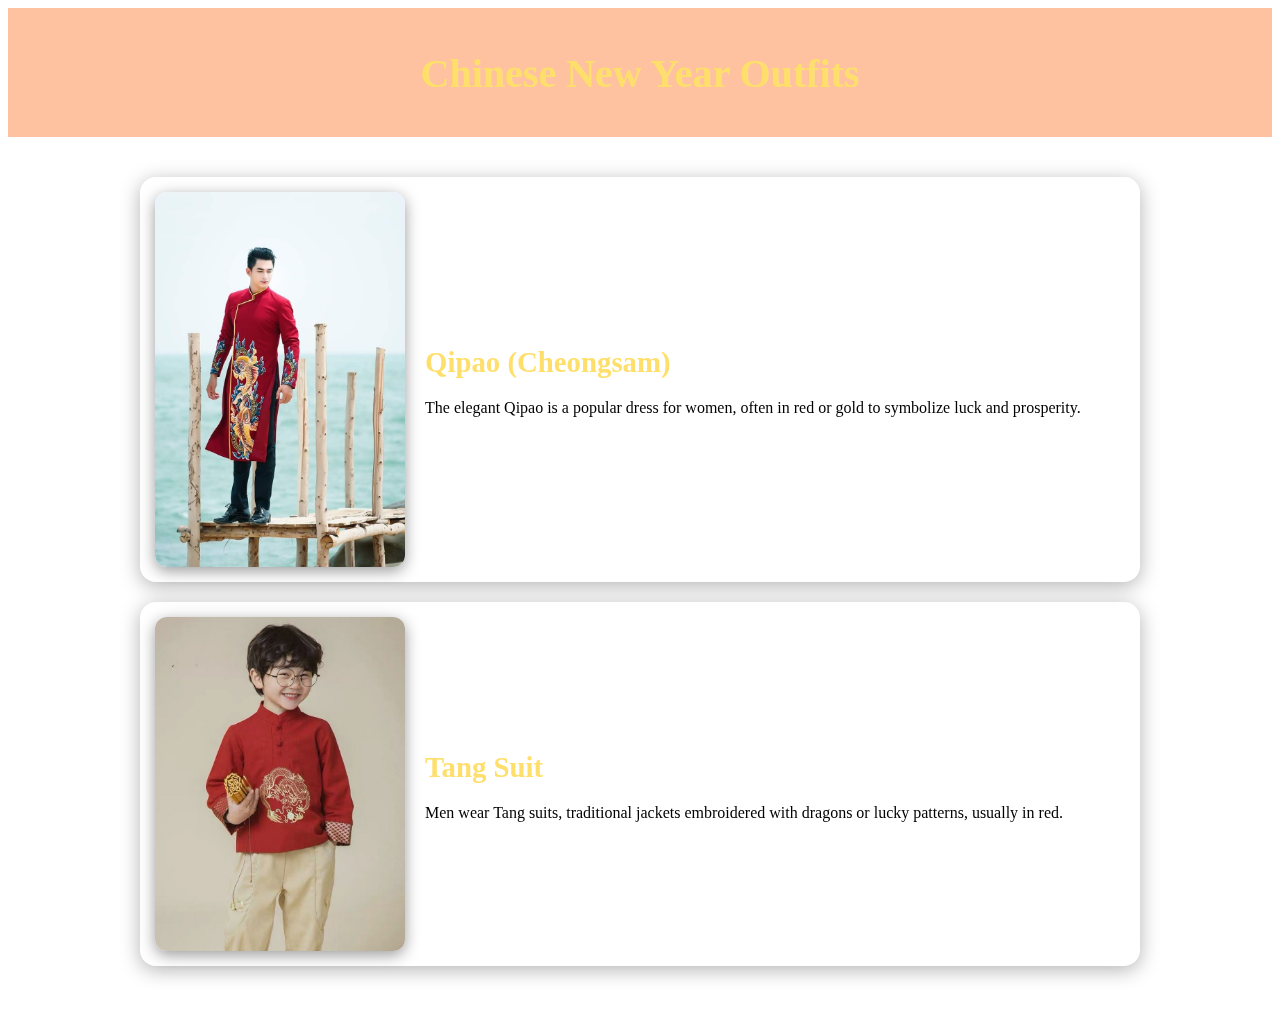
<file: chinese.html>
<!DOCTYPE html>
<html lang="en">
<head>
  <meta charset="UTF-8">
  <meta name="viewport" content="width=device-width, initial-scale=1.0">
  <title>Chinese New Year Outfits</title>
  <link rel="stylesheet" href="css/wear.css">
  <link rel="stylesheet" href="https://cdn.jsdelivr.net/npm/aos@2.3.4/dist/aos.css">
</head>
<body>
  <header class="header1" data-aos="fade-down">
    <h1>Chinese New Year Outfits</h1>
    
  </header>

  <main>
    <article class="outfit-article" data-aos="fade-right">
      <img src="images/chaina-1.jpg" alt="Qipao Dress" data-aos="flip-right">
      <div class="outfit-info">
        <h2>Qipao (Cheongsam)</h2>
        <p>The elegant Qipao is a popular dress for women, often in red or gold to symbolize luck and prosperity.</p>
      </div>
    </article>

    <article class="outfit-article" data-aos="fade-right">
      <img src="images/chaina-2.jpg" alt="Tang Suit" data-aos="flip-right">
      <div class="outfit-info">
        <h2>Tang Suit</h2>
        <p>Men wear Tang suits, traditional jackets embroidered with dragons or lucky patterns, usually in red.</p>
      </div>
    </article>
  </main>
  <script src="https://cdn.jsdelivr.net/npm/aos@2.3.4/dist/aos.js"></script>
  <script>
    AOS.init({
      duration: 1000,
      offset: 100,   
      once: true      
    });
  </script>
</body>
</html>
</file>
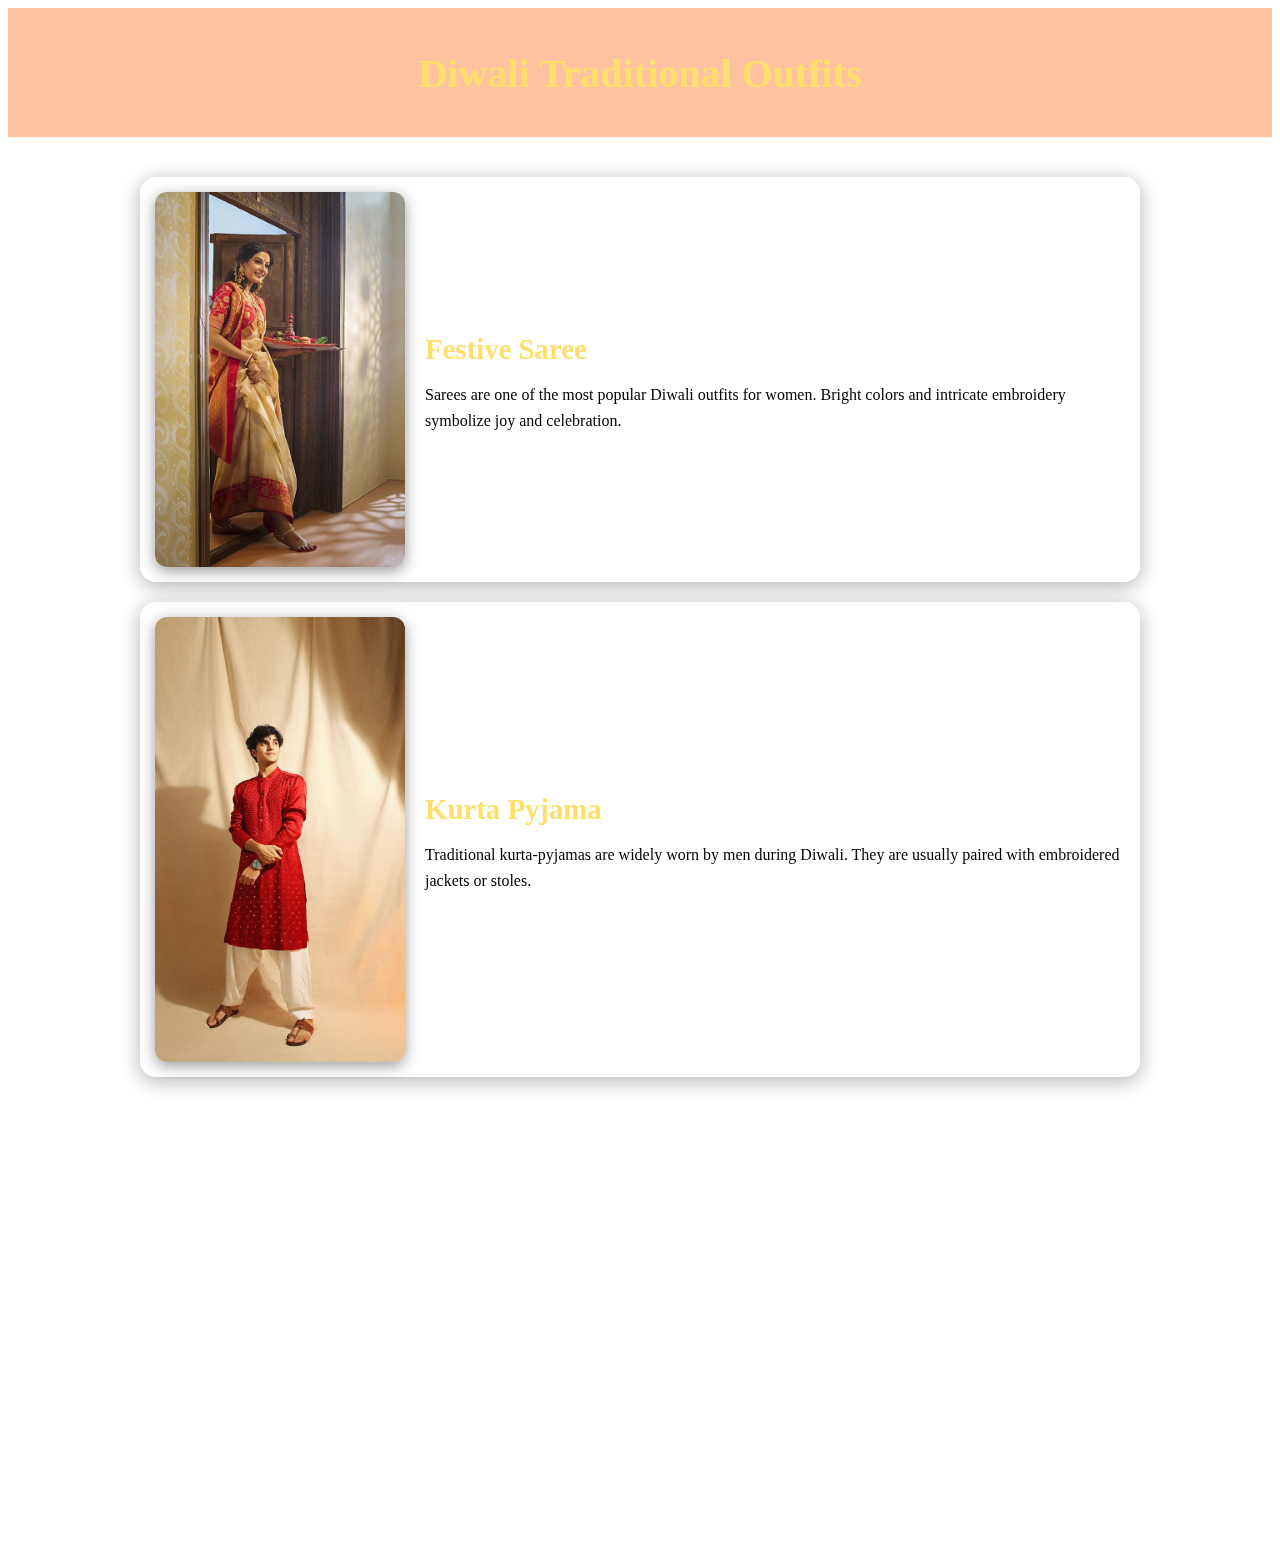
<file: diwali.html>
<!DOCTYPE html>
<html lang="en">

<head>
  <meta charset="UTF-8">
  <meta name="viewport" content="width=device-width, initial-scale=1.0">
  <title>Diwali Outfits</title>
  <link rel="stylesheet" href="css/wear.css">
  <link rel="stylesheet" href="https://cdn.jsdelivr.net/npm/aos@2.3.4/dist/aos.css">

</head>

<body>
  <header class="header1" data-aos="fade-down">
     <h1>Diwali Traditional Outfits</h1>
  </header>

  <main>
    
    <article class="outfit-article" data-aos="fade-right">
      <img src="images/diwali-2.jpg" alt="Diwali Saree" data-aos="flip-right">
      <div class="outfit-info">
        <h2>Festive Saree</h2>
        <p>
          Sarees are one of the most popular Diwali outfits for women. Bright
          colors and intricate embroidery symbolize joy and celebration.
        </p>
      </div>
    </article>
    <article class="outfit-article" data-aos="fade-right">
      <img src="images/diwali-1.jpg" alt="Kurta for Men" data-aos="flip-right">
      <div class="outfit-info">
        <h2>Kurta Pyjama</h2>
        <p>
          Traditional kurta-pyjamas are widely worn by men during Diwali.
          They are usually paired with embroidered jackets or stoles.
        </p>
      </div>
    </article>

    
    <article class="outfit-article" data-aos="fade-right">
      <img src="images/diwali-3.jpg" alt="Lehenga data-aos="flip-right"">
      <div class="outfit-info">
        <h2>Lehenga Choli</h2>
        <p>
          A popular festive choice for women, lehengas are richly designed
          with beads, sequins, and bright fabrics, making them perfect for
          Diwali nights.
        </p>
      </div>
    </article>
  </main>
  <script src="https://cdn.jsdelivr.net/npm/aos@2.3.4/dist/aos.js"></script>
  <script>
    AOS.init({
      duration: 1000, 
      offset: 100,    
      once: true     
    });
  </script>
</body>

</html>
</file>
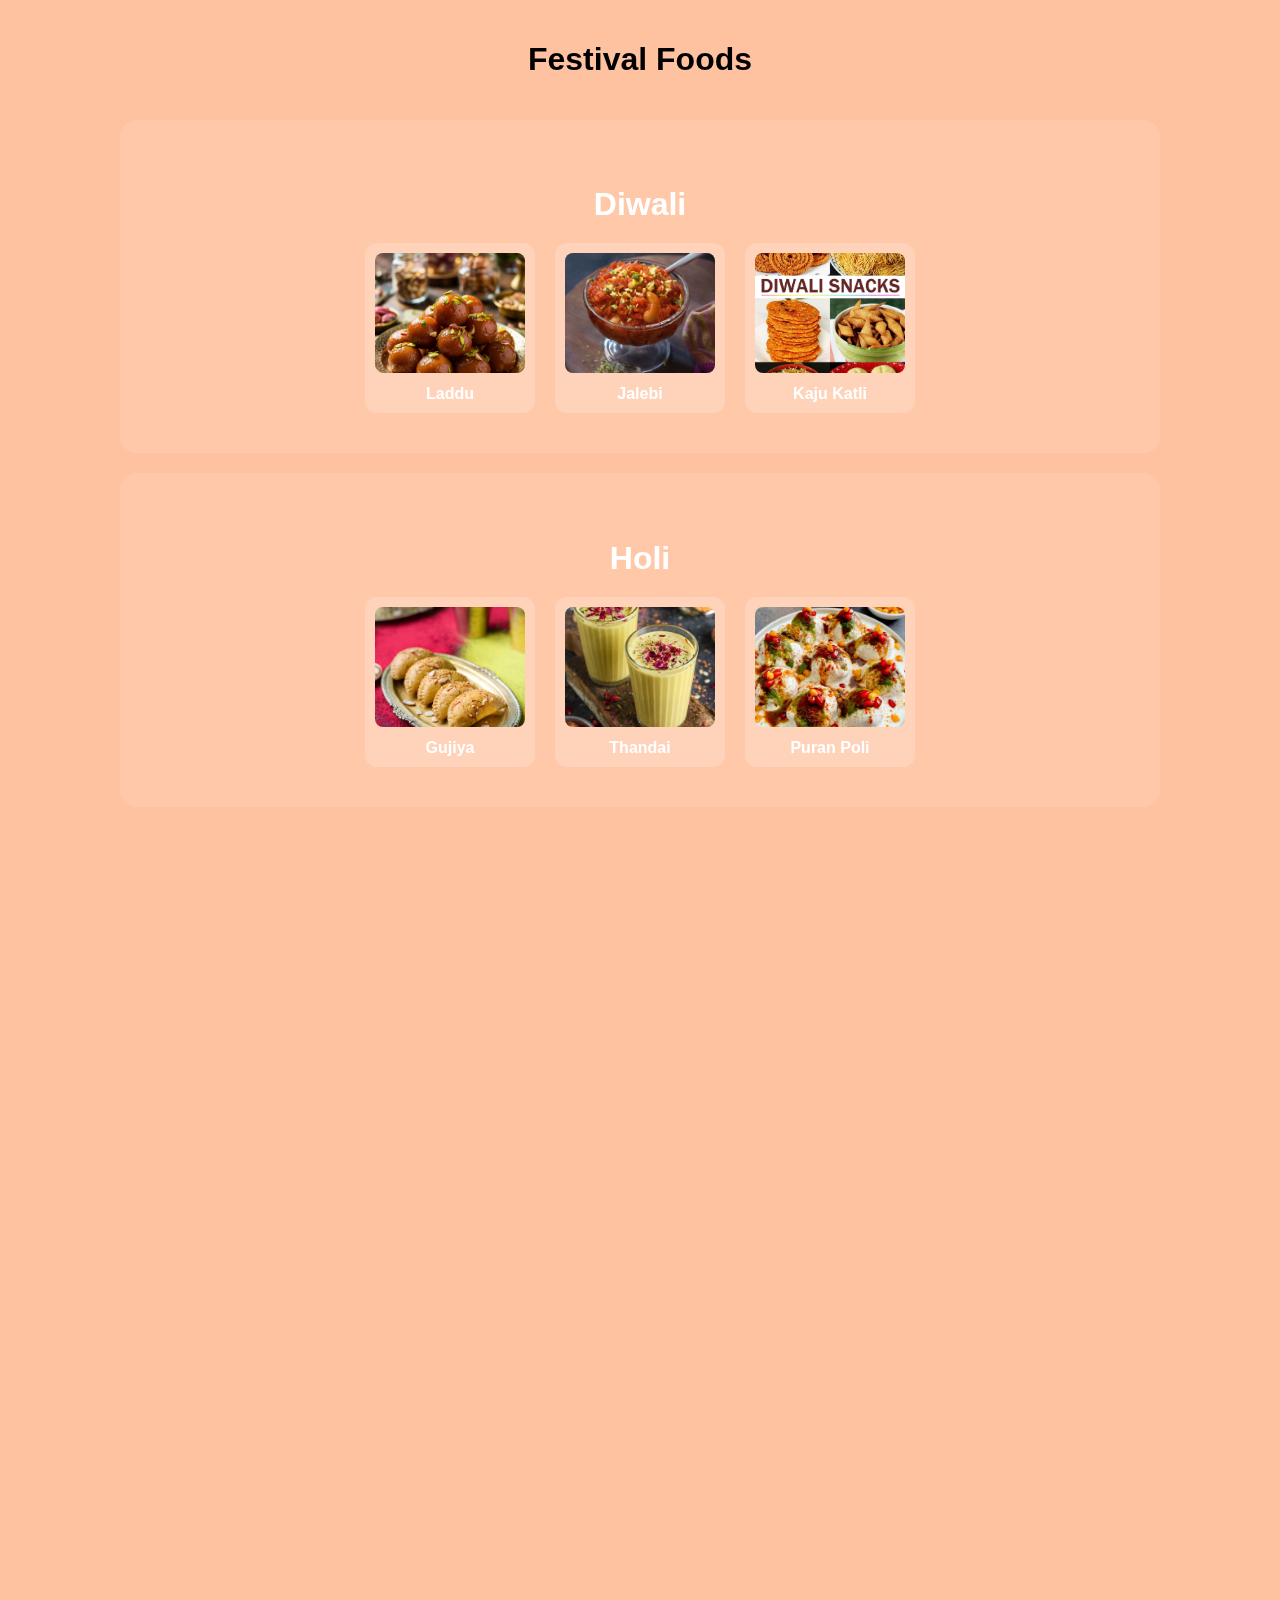
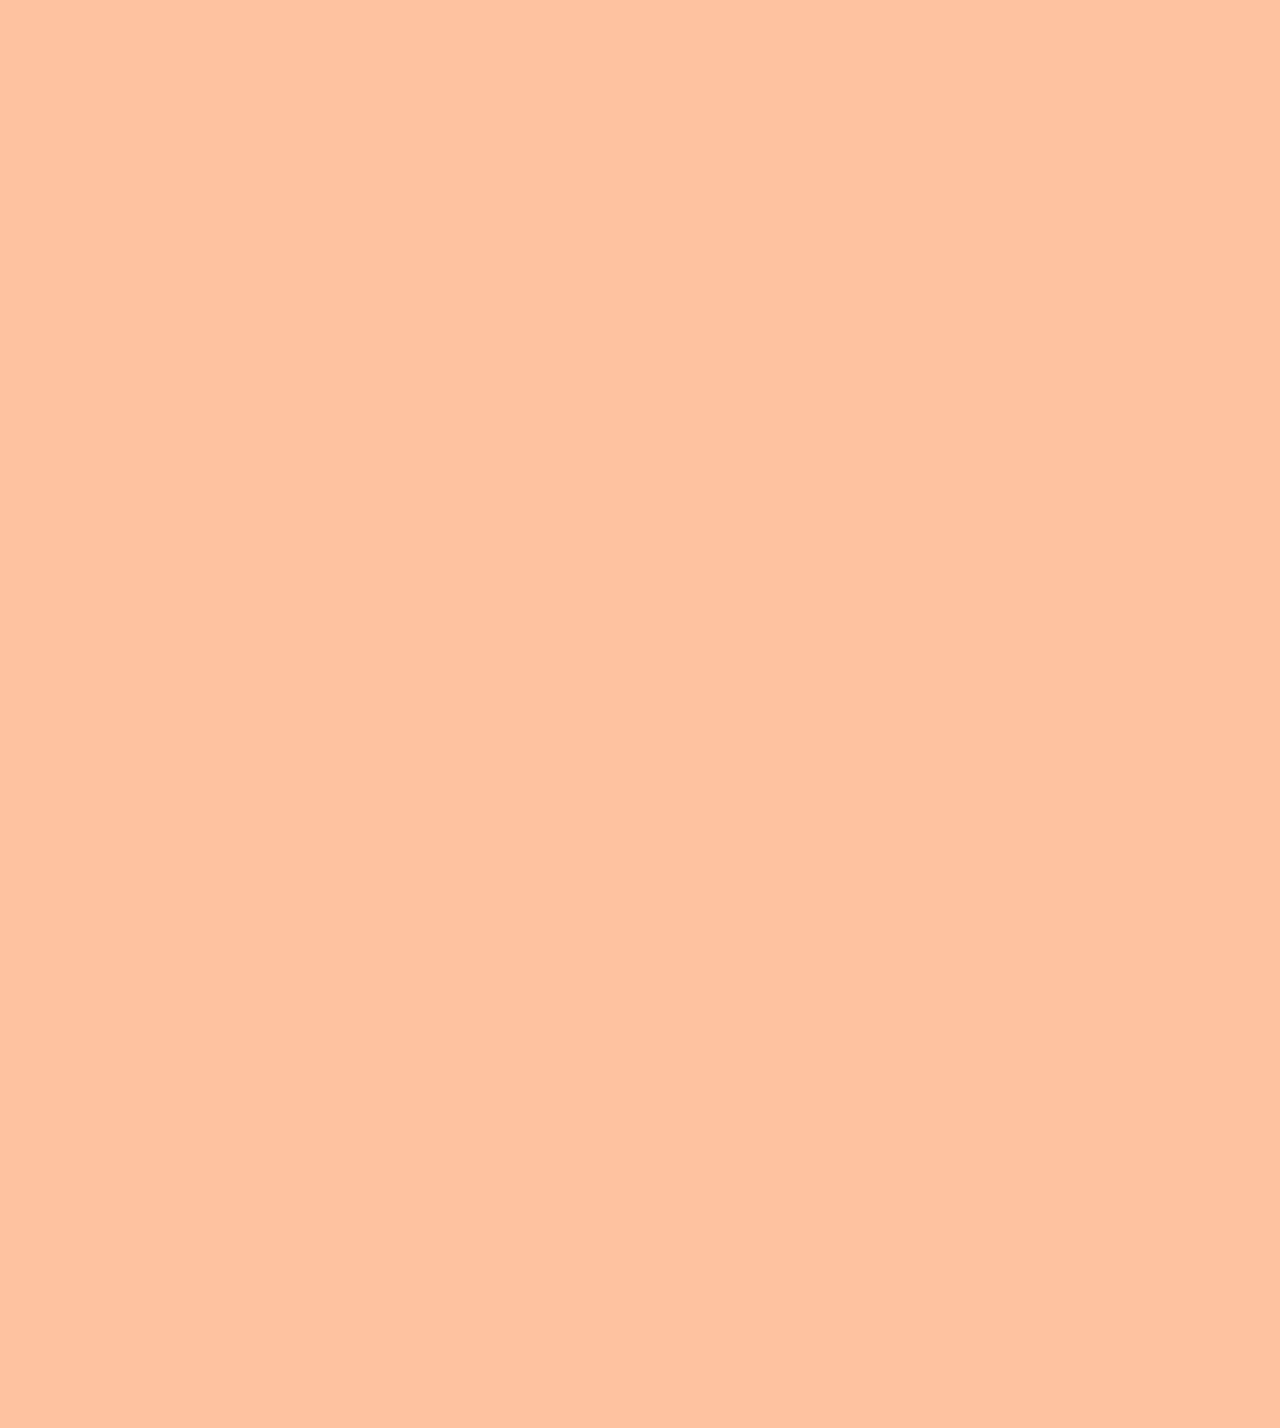
<file: food.html>
<!DOCTYPE html>
<html lang="en">
<head>
    <meta charset="UTF-8">
    <meta name="viewport" content="width=device-width, initial-scale=1.0">
    <title>CulturalFood</title>
    <link rel="stylesheet" href="https://cdn.jsdelivr.net/npm/aos@2.3.4/dist/aos.css">
</head>
<style>
     body {
      font-family: Arial, sans-serif;
      background: rgb(254, 194, 160);
      color: #fff;
      margin: 0;
      padding: 0;
    }
    h1 {
      text-align: center;
      justify-content: center;
      padding: 20px;
      color:black;
      backdrop-filter: blur(10px);
    }
    .festival-section {
      padding: 40px 20px;
      margin: 20px auto;
      max-width: 1000px;
      background: rgba(255, 255, 255, 0.1);
      border-radius: 16px;
      backdrop-filter: blur(10px);
    }
    .festival-title {
      font-size: 2rem;
      margin-bottom: 20px;
      text-align: center;
      color: #ffffff;
    }
    .food-gallery {
      display: flex;
      justify-content: center;
      flex-wrap: wrap;
      gap: 20px;
    }
    .food-item {
      text-align: center;
      background: rgba(255,255,255,0.2);
      padding: 10px;
      border-radius: 12px;
      width: 150px;
      transition: transform 0.3s;
    }
    .food-item:hover {
      transform: scale(1.05);
    }
    .food-item img {
      width: 100%;
      height: 120px;
      object-fit: cover;
      border-radius: 8px;
      margin-bottom: 8px;
    }
    .food-item p {
      margin: 0;
      font-weight: bold;
    }
</style>
<body>
    <h1 data-aos="fade-down">Festival Foods</h1>
  <main>
    <!-- ✨ Diwali -->
    <section class="festival-section" data-aos="fade-up">
      <h2 class="festival-title">Diwali</h2>
      <div class="food-gallery">
        <div class="food-item" data-aos="flip-down">
          <img src="images/diwalif-1.jpg" alt="Laddu" data-aos="zoom-in">
          <p>Laddu</p>
        </div>
        <div class="food-item" data-aos="flip-down">
          <img src="images/diwalif-2.jpg" alt="Jalebi" data-aos="zoom-in">
          <p>Jalebi</p>
        </div>
        <div class="food-item" data-aos="flip-down">
          <img src="images/diwalif-3.jpg" alt="Kaju Katli" data-aos="zoom-in">
          <p>Kaju Katli</p>
        </div>
      </div>
    </section>
    <!-- 🌈 Holi -->
    <section class="festival-section" data-aos="fade-up">
      <h2 class="festival-title">Holi</h2>
      <div class="food-gallery">
        <div class="food-item" data-aos="flip-down">
          <img src="images/holif-1.jpg" alt="Gujiya" data-aos="zoom-in">
          <p>Gujiya</p>
        </div>
        <div class="food-item" data-aos="flip-down">
          <img src="images/holif-2.jpg" alt="Thandai" data-aos="zoom-in">
          <p>Thandai</p>
        </div>
        <div class="food-item" data-aos="flip-down">
          <img src="images/holif-3.jpg" alt="Puran Poli" data-aos="zoom-in">
          <p>Puran Poli</p>
        </div>
      </div>
    </section>
    <!-- 🥥 Onam -->
    <section class="festival-section" data-aos="fade-up">
      <h2 class="festival-title">Onam</h2>
      <div class="food-gallery">
        <div class="food-item" data-aos="flip-down">
          <img src="images/onamf-1.jpg" alt="Onam Sadhya" data-aos="zoom-in">
          <p>Onam Sadhya</p>
        </div>   
    </section>
    <!-- 🌸 Cherry Blossom -->
    <section class="festival-section" data-aos="fade-up">
      <h2 class="festival-title">Cherry Blossom (Japan)</h2>
      <div class="food-gallery">
        <div class="food-item" data-aos="flip-down">
          <img src="images/japanf-1.jpg" alt="Sakura Mochi" data-aos="zoom-in">
          <p>Sakura Mochi</p>
        </div>
        <div class="food-item">
          <img src="images/japanf-2.jpg" alt="Hanami Dango" data-aos="zoom-in">
          <p>Hanami Dango</p>
        </div>
        <div class="food-item" data-aos="flip-down">
          <img src="images/japanf-3.jpg" alt="Bento" data-aos="zoom-in">
          <p>Bento</p>
        </div>
      </div>
    </section>
    <!-- 🏮 Chinese New Year -->
    <section class="festival-section" data-aos="fade-up">
      <h2 class="festival-title">Chinese New Year</h2>
      <div class="food-gallery">
        <div class="food-item" data-aos="flip-down">
          <img src="images/chainaf-1.jpg" alt="Dumplings" data-aos="zoom-in">
          <p>Dumplings</p>
        </div>
        <div class="food-item" data-aos="flip-down">
          <img src="images/chainaf-2.jpg" alt="Spring Rolls" data-aos="zoom-in">
          <p>Spring Rolls</p>
        </div> 
      </div>
    </section>
    <!-- 🌙 Eid-al-Fitr -->
    <section class="festival-section" data-aos="fade-up">
      <h2 class="festival-title">Eid-al-Fitr</h2>
      <div class="food-gallery">
        <div class="food-item" data-aos="flip-down">
          <img src="images/eidf-1.jpg" alt="Sheer Kurma" data-aos="zoom-in">
          <p>Sheer Kurma</p>
        </div>
        <div class="food-item" data-aos="flip-down">
          <img src="images/eidf-2.jpg" alt="Biryani" data-aos="zoom-in">
          <p>Biryani</p>
        </div>
        <div class="food-item" data-aos="flip-down">
          <img src="images/eidf-3.jpg" alt="Seviyan" data-aos="zoom-in">
          <p>Seviyan</p>
        </div>
      </div>
    </section>
    <!-- 🔥 Jeju Fire Festival -->
    <section class="festival-section" data-aos="fade-up">
      <h2 class="festival-title">Jeju Fire Festival</h2>
      <div class="food-gallery">
        <div class="food-item" data-aos="flip-down">
          <img src="images/jejuf-1.jpg" alt="Jeju BBQ" data-aos="zoom-in">
          <p>Jeju BBQ</p>
        </div>
        <div class="food-item" data-aos="flip-down">
          <img src="images/jejuf-2.jpg" alt="Seafood" data-aos="zoom-in">
          <p>Seafood</p>
        </div>
        <div class="food-item" data-aos="flip-down">
          <img src="images/jejuf-3.jpg" alt="Tteokbokki" data-aos="zoom-in">
          <p>Tteokbokki</p>
        </div>
      </div>
    </section>
    <!-- 🎶 Banjara Tradition -->
    <section class="festival-section" data-aos="fade-up">
      <h2 class="festival-title">Banjara Folk Tradition</h2>
      <div class="food-gallery">
        <div class="food-item" data-aos="flip-down">
          <img src="images/banjaraf-1.jpg" alt="Bajra Roti" data-aos="zoom-in">
          <p>Bajra Roti</p>
        </div>
        <div class="food-item" data-aos="flip-down">
          <img src="images/banjaraf-2.jpg" alt="Dal" data-aos="zoom-in">
          <p>Dal</p>
        </div>
      </div>
    </section>
  </main>
    <script src="https://cdn.jsdelivr.net/npm/aos@2.3.4/dist/aos.js"></script>
  <script>
    AOS.init({
      duration: 1000,
      offset: 100,
      once: true
    });
  </script>
</body>
</html>
</file>
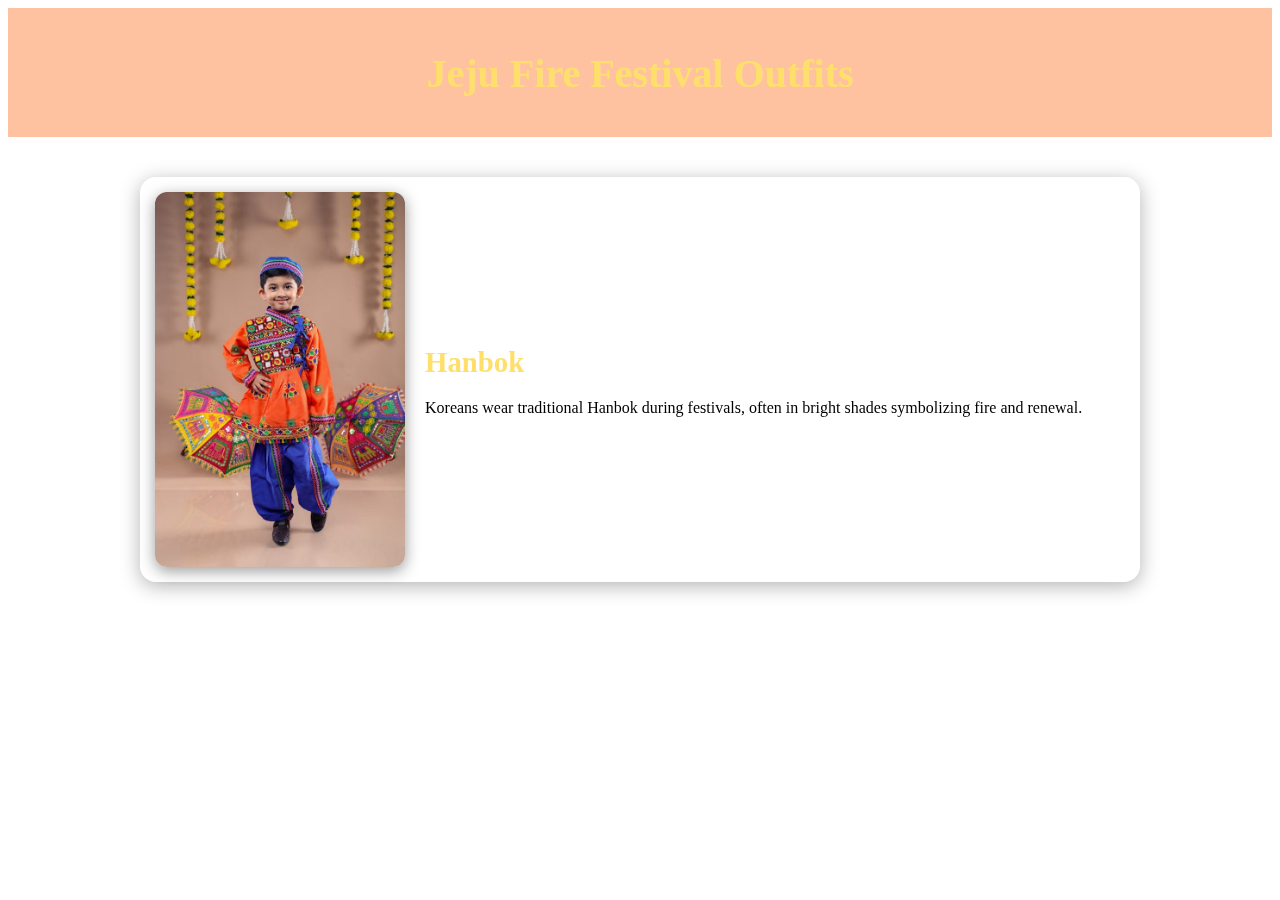
<file: jeju.html>
<!DOCTYPE html>
<html lang="en">
<head>
  <meta charset="UTF-8">
  <meta name="viewport" content="width=device-width, initial-scale=1.0">
  <title>Jeju Fire Festival Outfits</title>
  <link rel="stylesheet" href="css/wear.css">
  <link rel="stylesheet" href="https://cdn.jsdelivr.net/npm/aos@2.3.4/dist/aos.css">
</head>
<body>
  <header class="header1" data-aos="fade-down">
    <h1>Jeju Fire Festival Outfits</h1>
   
  </header>

  <main>
    <article class="outfit-article" data-aos="fade-right">
      <img src="images/fire-1.jpg" alt="Hanbok" data-aos="flip-right">
      <div class="outfit-info">
        <h2>Hanbok</h2>
        <p>Koreans wear traditional Hanbok during festivals, often in bright shades symbolizing fire and renewal.</p>
      </div>
    </article>
  </main>
   <script src="https://cdn.jsdelivr.net/npm/aos@2.3.4/dist/aos.js"></script>
  <script>
    AOS.init({
      duration: 1000, 
      offset: 100,    
      once: true      
    });
  </script>
</body>
</html>
</file>
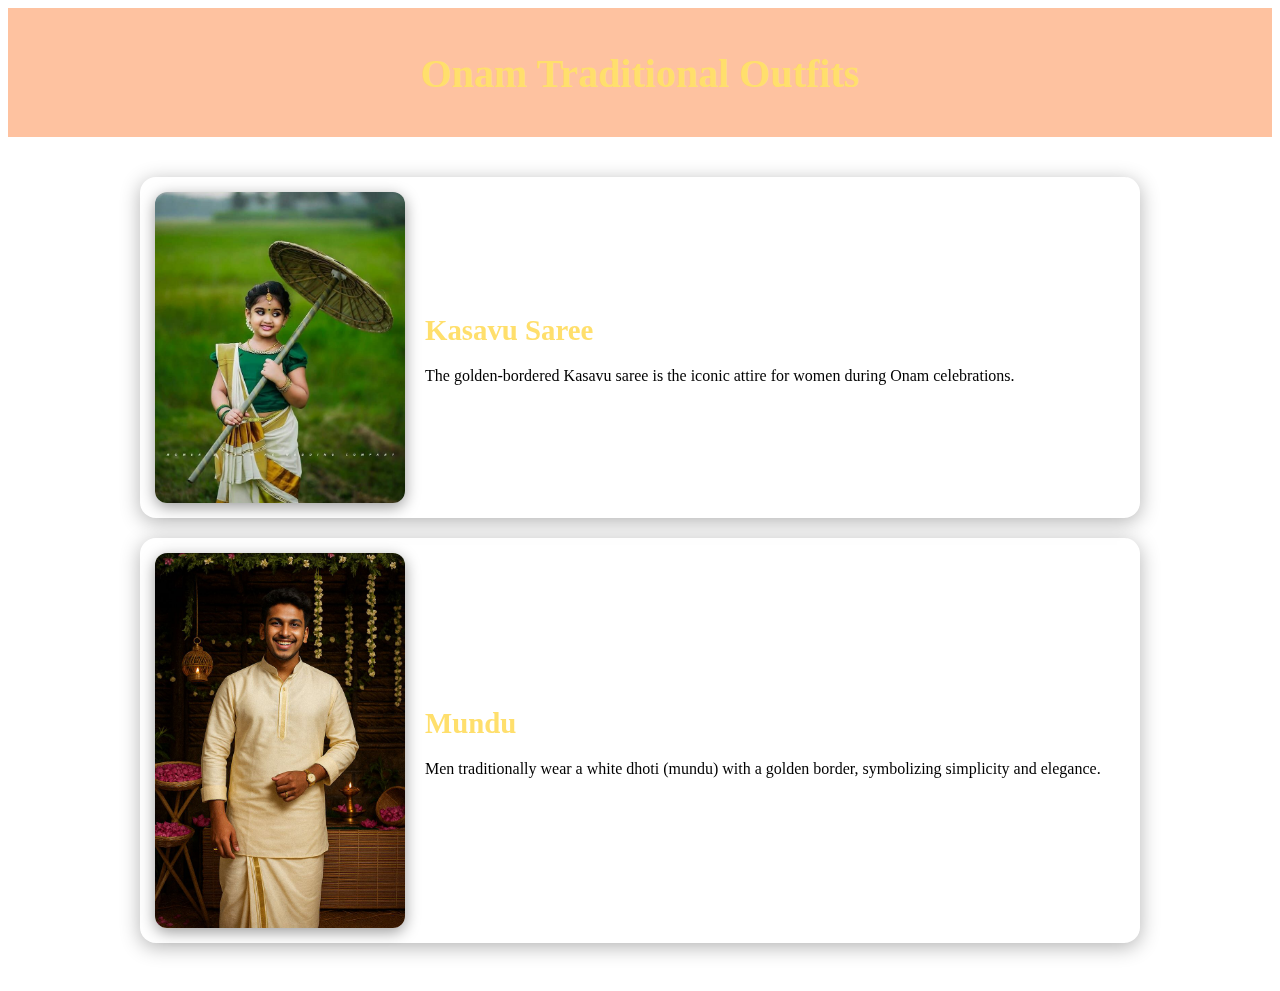
<file: onam.html>
<!DOCTYPE html>
<html lang="en">
<head>
  <meta charset="UTF-8">
  <meta name="viewport" content="width=device-width, initial-scale=1.0">
  <title>Onam Outfits</title>
  <link rel="stylesheet" href="css/wear.css">
</head>
<body>
  <header class="header1">
    <h1>Onam Traditional Outfits</h1>

  </header>

  <main>
    <article class="outfit-article">
      <img src="images/onam-1.jpeg" alt="Kasavu Saree">
      <div class="outfit-info">
        <h2>Kasavu Saree</h2>
        <p>The golden-bordered Kasavu saree is the iconic attire for women during Onam celebrations.</p>
      </div>
    </article>

    <article class="outfit-article">
      <img src="images/onam-2.jpg" alt="Mundu for Men">
      <div class="outfit-info">
        <h2>Mundu</h2>
        <p>Men traditionally wear a white dhoti (mundu) with a golden border, symbolizing simplicity and elegance.</p>
      </div>
    </article>
  </main>
</body>
</html>
</file>
<file: css/hero.css>
body { 
  margin: 0; 
  padding: 0; 
  font-family: 'Times New Roman', Times, serif;
  background: rgb(254, 194, 160);
  color: #fff; 
}
header { 
  width: 100%;
  background: rgba(0, 0, 0, 0.35); 
  top: 0;
  left: 0;
  z-index: 1000;
  backdrop-filter: blur(8px);
}
header nav { 
  display: flex; 
  justify-content: space-between; 
  align-items: center; 
  padding: 12px 40px;
  background: rgba(0, 0, 0, 0.35); 
  backdrop-filter: blur(10px); 
  border-radius: 18px; 
  border: 1px solid rgba(255, 255, 255, 0.18); 
  box-shadow: 0 4px 30px rgba(0, 0, 0, 0.4);
}
header nav h2 { 
  font-size: 32px;  
  margin: 0; 
  font-weight: 600;
  color: #ffffff;
  text-shadow: 0 0 6px rgba(255, 255, 255, 0.9),
}
header nav .menu {
  list-style: none;
  display: flex;
  gap: 18px;
  margin: 0;
  padding: 0;
  flex-grow: 1; 
  justify-content: center; 
  align-items: center;
}
header nav .menu li { 
  font-size: 18px; 
  font-weight: 600;
  padding: 12px 20px;
  border-radius: 14px;
  background: rgba(255, 255, 255, 0.12); 
  backdrop-filter: blur(4px); 
  border: 1px solid rgba(21, 117, 212, 0.25); 
  box-shadow: 0 0 12px rgba(131, 23, 170, 0.331);
  transition: transform 0.3s ease, color 0.3s ease, background-color 0.3s ease;
  cursor: pointer;
  color: #fff;
  text-shadow: 0 0 6px rgba(0,0,0,0.8);
  display: inline-flex;
  align-items: center;
}
header nav .menu li:hover {
  transform: scale(1.1);
  color: #ffffff;
}
header nav .menu li a{
    background: none;
}
header nav .login { 
  background: rgba(255, 255, 255, 0.12); 
  backdrop-filter: blur(4px); 
  border-radius: 18px; 
  border: 1px solid rgba(255, 255, 255, 0.2); 
  box-shadow: 0 0 25px rgba(21, 140, 237, 0.45); 
  padding: 12px 24px; 
  font-size: 20px; 
  cursor: pointer; 
  color: #fff;
  text-shadow: 0 0 6px rgba(0,0,0,0.8);
  flex-shrink: 0; 
  transition: transform 0.3s ease, color 0.3s ease, background-color 0.3s ease;
}
header nav .login:hover {
  transform: scale(1.08);
  color: #ffffff;
}
.welcome {
  height: 100vh; 
  width: 100%;
  position: relative; 
  overflow: hidden;
  display: flex;
  align-items: center;
  justify-content: center;
  text-align: center;
}
.welcome::before {
  content: "";
  position: absolute;
  top: 0; 
  left: 0;
  width: 100%; 
  height: 100%;
  background: url("../images/temple.jpg") no-repeat center center / cover;
  filter: blur(6px) brightness(0.8); 
  transform: scale(1.1); 
  z-index: 0;
}
.welcome .overlay {
  position: relative;
  z-index: 1;
  color: #fff;
}
.welcome h1 {
  font-size: 72px;
  font-weight: bold;
  margin-bottom: 16px;
  text-shadow: 0 0 10px rgba(0,0,0,0.8),
               0 0 20px rgba(21,140,237,0.6);
}
.welcome p {
  font-size: 24px;
  text-shadow: 0 0 6px rgba(0,0,0,0.8);
}
.explorebtn {
  margin-top: 24px;
  padding: 14px 36px;
  font-size: 20px;
  font-weight: 600;
  color: #ffffff;
  background: rgba(255, 255, 255, 0.12); 
  border: 1px solid rgba(255, 255, 255, 0.25);
  border-radius: 16px;
  cursor: pointer;
  backdrop-filter: blur(8px); 
  box-shadow: 0 0 20px rgba(183, 60, 231, 0.4);
  transition: transform 0.3s ease, background-color 0.3s ease, color 0.3s ease;
  text-shadow: 0 0 6px rgba(0, 0, 0, 0.6);
}
.explorebtn:hover {
  transform: scale(1.08);
  background: rgba(255, 255, 255, 0.25); 
  color: #ffffff; 
}

@media (max-width: 768px) {
  header nav .menu {
    display: none;
  }

  header nav {
    justify-content: space-between;
    padding: 12px 20px; 
  }

  header nav h2 {
    font-size: 24px; 
  }

  header nav .login {
    font-size: 18px;
    padding: 10px 18px;
  }
  .welcome h1{
    font-size: 42px;
  }
  .welcome p{
    font-size: 18px;
  }
}
</file>
<file: css/explore.css>
.cta-section {
  text-align: center;
  padding: 50px 20px;
  background: rgb(254, 194, 160); 
}
.cta-section h2 {
  font-size: 2rem;
  margin-bottom: 10px;
  color: #333;
}
.cta-section p {
  font-size: 1rem;
  margin-bottom: 30px;
  color: #666;
}
.cta-buttons {
  display: flex;
  flex-wrap: wrap;
  justify-content: center;
  gap: 15px;
}
.explore-btn {
  background:#cf5914;
  color: #fff;
  border: none;
  padding: 12px 24px;
  font-size: 1rem;
  border-radius: 25px;
  cursor: pointer;
  transition: all 0.3s ease;
  box-shadow: 0 4px 8px rgba(0,0,0,0.1);
}
.explore-btn:hover {
  transform: translateY(-6px);
  box-shadow: 0 6px 12px rgba(0,0,0,0.15);
}
.explore-btn:active {
  transform: translateY(0);
  box-shadow: 0 3px 6px rgba(0,0,0,0.2);
}
.explore-btn a{
    text-decoration: none;
    color:white;
}
.hidden-section {
  display: none; 
  margin-top: 15px;
  display: grid;
  grid-template-columns: repeat(auto-fit, minmax(150px, 1fr));
  gap: 12px;
  justify-items: center;
}
.festival-btn {
  background: #cf5914; 
  color: #fff;
  justify-content: center;
  align-items: center;
  border: none;
  padding: 10px 18px;
  border-radius: 25px;
  cursor: pointer;
  font-size: 1rem;
  transition: transform 0.2s ease, box-shadow 0.2s ease;
}
.festival-btn:hover {
  transform: translateY(-2px);
  box-shadow: 0 4px 8px rgba(0,0,0,0.15);
}
.festival-content {
  background: #fff5f0;
  padding: 25px;
  border-radius: 15px;
  box-shadow: 0 6px 12px rgba(0,0,0,0.1);
  color: #333;
  margin-top: 15px;
}
.festival-text {
  display: none;
}
.festival-text#diwali {
  display: block;
}
.festival-text h4 {
  font-size: 1.8rem;
  margin-bottom: 10px;
}
.festival-text h5 {
  font-size: 1.2rem;
  margin-top: 15px;
  margin-bottom: 5px;
}
.festival-text p, .festival-text li {
  font-size: 1rem;
  line-height: 1.6;
}
.festival-text ol, .festival-text ul {
  margin-left: 20px;
}
.festival-text button.explore-btn {
  margin-top: 20px;
  padding: 12px 20px;
  font-size: 1rem;
  border-radius: 25px;
  background: #cf5914;
  color: #fff;
  border: none;
  cursor: pointer;
  transition: 0.3s;
}
.festival-text button.explore-btn:hover {
  transform: translateY(-3px);
}
.festival-text {
  position: relative;
  border-radius: 20px;
  overflow: hidden;
  margin: 20px 0;
  padding: 30px;
  color: #fff;
  z-index: 1;
  background: rgba(0,0,0,0.4); 
  backdrop-filter: blur(12px);
  -webkit-backdrop-filter: blur(12px);
  border: 1px solid rgba(255,255,255,0.25);
  box-shadow: 0 8px 30px rgba(0,0,0,0.2);
}
.festival-text::before {
  content: "";
  position: absolute;
  top: 0; left: 0; right: 0; bottom: 0;
  background-size: cover;
  background-position: center;
  filter: blur(6px) brightness(0.6); 
  z-index: -1; 
}
.diwali-text::before {
  background-image: url("../images/diwali.jpeg");
}
.holi-text::before {
  background-image: url("../images/holi.jpeg");
}
.chinese-text::before {
  background-image: url("../images/chinese.jpeg");
}
.cherry-text::before{
  background-image: url("../images/cherry.jpeg");
}
.eid-text::before{
    background-image: url("../images/eid.jpeg");
}
.onam-text::before{
    background-image: url("../images/onam.jpeg");
}
.jeju-text::before{
    background-image: url("../images/jeju.jpeg");
}
.banjara-text::before{
    background-image: url("../images/banjara.jpeg");
}
.explore-culture-container {
  background: rgba(254, 194, 160, 0.3);     
  backdrop-filter: blur(12px);              
  -webkit-backdrop-filter: blur(12px);
  border-radius: 20px;
  border: 1px solid rgba(255, 255, 255, 0.25);
  box-shadow: 0 8px 30px rgba(0, 0, 0, 0.2);
  max-width: 1200px;                        
  margin: 50px auto;                        
  padding: 40px 30px;                       
  display: flex;
  flex-direction: column;
  color: #fff;
}
.explore-culture-container h2 {
  margin-bottom: 20px;
  font-size: 2.5rem;
  text-shadow: 0 0 10px rgba(0,0,0,0.3);
  text-align: center; 
  justify-content: center;
  align-items: center;
}
.explore-culture-container .festival-buttons {
  display: flex;
  flex-wrap: wrap;
  justify-content: center;  
  gap: 15px;
  margin-bottom: 30px;
}
.explore-culture-container .festival-buttons .festival-btn {
  background: #cf5914;
  color: #fff;
  border: none;
  padding: 12px 20px;
  border-radius: 25px;
  cursor: pointer;
  font-size: 1rem;
  transition: transform 0.2s ease, box-shadow 0.2s ease;
}
.explore-culture-container .festival-buttons .festival-btn:hover {
  transform: translateY(-2px);
  box-shadow: 0 4px 8px rgba(0,0,0,0.15);
}
.explore-culture-container .festival-texts {
  width: 100%;   
}
.explore-culture-container {
  background: rgba(254, 194, 160, 0.3);
  backdrop-filter: blur(12px);
  border-radius: 20px;
  border: 1px solid rgba(255, 255, 255, 0.25);
  box-shadow: 0 8px 30px rgba(0, 0, 0, 0.2);
  max-width: 1200px;
  margin: 50px auto;
  padding: 40px 30px;
  color: #fff;
}

.explore-content {
  display: none;
}

.explore-content.active {
  display: block;
}
</file>
<file: css/about.css>
.about-section {
  padding: 60px 20px;
  background: rgba(254, 194, 160, 0.3); 
  backdrop-filter: blur(12px); 
  -webkit-backdrop-filter: blur(12px);
  border-radius: 20px;
  border: 1px solid rgba(255, 255, 255, 0.25);
  max-width: 1200px;
  margin: 80px auto;
  text-align: center;
  box-shadow: 0 8px 30px rgba(0, 0, 0, 0.2);
}
.about-section h2 {
  font-size: 2.5rem;
  margin-bottom: 20px;
  color: #000000;
  text-shadow: 0 0 10px rgba(0,0,0,0.3);
}
.about-section .mission {
  font-size: 1.2rem;
  margin-bottom: 40px;
  color: #fff;
  line-height: 1.6;
}
.about-grid {
  display: grid;
  grid-template-columns: repeat(auto-fit, minmax(250px, 1fr));
  gap: 25px;
}
.about-card {
  background: rgba(255, 255, 255, 0.3); 
  backdrop-filter: blur(8px);
  -webkit-backdrop-filter: blur(8px);
  border-radius: 18px;
  padding: 25px;
  box-shadow: 0 6px 20px rgba(0,0,0,0.15);
  transition: transform 0.3s ease, box-shadow 0.3s ease;
  border: 1px solid rgba(255, 255, 255, 0.2);
}
.about-card h3 {
  font-size: 1.3rem;
  margin-bottom: 12px;
  color: #fff;
  text-shadow: 0 0 6px rgba(0,0,0,0.4);
}
.about-card p {
  font-size: 1rem;
  color: #fff;
  line-height: 1.5;
}
.about-card:hover {
  transform: translateY(-8px);
  box-shadow: 0 12px 30px rgba(0,0,0,0.25);
}
</file>
<file: css/events.css>
.festivals-section.hidden {
  display: none;
}
.festivals-header {
  text-align: center;
  border-radius: 16px;
}
.festivals-header h1 {
  font-size: 2.5rem;
  margin: 0;
  background:#cf5914;
}
.festivals-header p {
  margin: 0.5rem 0 0;
}
.festival-search {
  display: flex;
  justify-content: center; 
  align-items: center;
  margin: 20px 0;
  gap: 10px;
  width: 100%;
}
.festival-search input {
  width: 50%; 
  max-width: 400px;
  padding: 12px 18px;
  border-radius: 25px;
  border: 1px solid #cf5914;
  outline: none;
  font-size: 1rem;
  text-align: center; 
}
.festival-search button {
  padding: 12px 25px;
  background-color: #cf5914;
  color: #fff;
  border: none;
  border-radius: 25px;
  cursor: pointer;
  font-weight: 600;
  transition: background-color 0.3s ease;
}
.festival-search button:hover {
  background-color: #b04610;
}
.festival-search {
  display: flex;
  justify-content: center;
  align-items: center;
  margin: 15px 0;
  gap: 10px;
}
.festival-search input {
  width: 60%;
  padding: 10px 15px;
  border-radius: 25px;
  border: 1px solid #cf5914;
  outline: none;
  font-size: 1rem;
}
.festival-search button {
  padding: 10px 20px;
  background-color: #cf5914;
  color: #fff;
  border: none;
  border-radius: 25px;
  cursor: pointer;
  font-weight: 600;
  transition: background-color 0.3s ease;
}
.festival-search button:hover {
  background-color: #b04610;
}
.month-filter {
  text-align: center;
  margin: 2rem 0;
}
.months {
  display: flex;
  flex-wrap: wrap;
  justify-content: center;
  gap: 8px;
}
.months button {
  background:#cf5914;
  border: none;
  padding: 10px 16px;
  border-radius: 12px;
  font-weight: bold;
  color: black;
  cursor: pointer;
  transition: all 0.3s ease;
}
.months button:hover {
  background:#cf5914;
  transform: scale(1.05);
}
.country-section {
  text-align: center;
}
.country-list {
  list-style: none;
  padding: 0;
  margin: 1rem auto;
  display: flex;
  flex-wrap: wrap;
  justify-content: center;
  gap: 12px;
}
.country-list li {
  padding: 10px 18px;
  border-radius: 12px;
  background:#cf5914;
  backdrop-filter: blur(8px);
  cursor: pointer;
  font-weight: bold;
  transition: all 0.3s ease;
}
.country-list li:hover {
  background:#cf5914;
  transform: scale(1.1);
}
.festival-display {
  margin: 2rem auto;
  max-width: 800px;
  padding: 20px;
  border-radius: 16px;
  background:#cf5914;
}
.festival-content {
  margin-top: 1rem;
}
.festival-item {
  margin-bottom: 1rem;
  padding: 10px;
  border-left: 4px solid #333;
  background: rgba(255, 255, 255, 0.6);
  border-radius: 8px;
}
#festivals {
  padding: 2rem;
  margin: 2rem auto;
  max-width: 1000px;
  color: #fff; 
}
#festivals button {
  background:#cf5914;
  border: 1px solid rgba(255, 255, 255, 0.3);
  padding: 0.6rem 1.2rem;
  border-radius: 12px;
  color: #fff;
  cursor: pointer;
  transition: all 0.3s ease;
}
#festivals button:hover {
  background:#cf5914;
  transform: scale(1.05);
}
</file>
<file: css/chatbot.css>
.chat-container {
  width: 400px;       
  height: 600px;      
  background-color: #fff;
  border-radius: 16px;
  box-shadow: 0 0 30px rgba(0,0,0,0.25);
  display: flex;
  flex-direction: column;
  overflow: hidden;
  margin: auto;  
}     
.chat-container {
  width: 80%;
  height: 80%;
  max-width: 800px;   
  max-height: 700px;  
  background-color: #fff;
  border-radius: 16px;
  box-shadow: 0 0 30px rgba(0,0,0,0.25);
  display: flex;
  flex-direction: column;
  overflow: hidden;
}
.chat-header {
  background: #cf5914;
  color: #fff;
  padding: 18px;
  text-align: center;
  font-size: 1.4rem;
  font-weight: 600;
}
.chat-body {
  flex: 1;
  padding: 20px;
  overflow-y: auto;
  background-color: #fef8f5;
  display: flex;
  flex-direction: column;
  gap: 14px;
  font-size: 1rem;
}
.message {
  max-width: 70%;
  padding: 12px 16px;
  border-radius: 20px;
  word-wrap: break-word;
  box-shadow: 0 2px 6px rgba(0,0,0,0.15);
}
.bot-msg {
  background-color: #cf5914;
  color: #fff;
  align-self: flex-start;
  border-bottom-left-radius: 4px;
}
.user-msg {
  background-color: #ffe2d0;
  color: #333;
  align-self: flex-end;
  border-bottom-right-radius: 4px;
}
.suggestions {
  display: flex;
  flex-wrap: wrap;
  gap: 8px;
  margin-top: 6px;
}
.suggestions button {
  background-color: #cf5914;
  color: white;
  border: none;
  border-radius: 20px;
  padding: 6px 14px;
  font-size: 0.9rem;
  font-weight: 600;
  cursor: pointer;
  transition: 0.25s;
}
.suggestions button:hover {
  background-color: #a94610;
}
.input-container {
  display: flex;
  border-top: 1px solid #ddd;
  padding: 12px;
  background-color: #fff;
}
.input-container input {
  flex-grow: 1;
  padding: 10px;
  border-radius: 20px;
  border: 1px solid #ccc;
  font-size: 1rem;
}
.input-container button {
  background-color: #cf5914;
  border: none;
  border-radius: 20px;
  padding: 10px 18px;
  margin-left: 8px;
  color: #fff;
  font-weight: 600;
  cursor: pointer;
  transition: 0.25s;
}
.input-container button:hover {
  background-color: #a94610;
}
</file>
<file: css/contact.css>
.contact-section {
    background: rgba(255, 255, 255, 0.2);
    backdrop-filter: blur(12px);
    -webkit-backdrop-filter: blur(12px);
    border-radius: 20px;
    padding: 3em 5em;
    display: flex;
    flex-wrap: wrap;
    gap: 2em;
    box-shadow: 0 8px 32px rgba(0, 0, 0, 0.15);
    max-width: 900px;
    width: 80%; 
}
.contact-section form {
    flex: 1;
    min-width: 300px;
    display: flex;
    flex-direction: column;
    gap: 1em;
}
.contact-section {
    background: rgba(255, 255, 255, 0.2);
    backdrop-filter: blur(12px);
    -webkit-backdrop-filter: blur(12px);
    border-radius: 20px;
    padding: 3em 5em;
    display: flex;
    flex-wrap: wrap;
    gap: 2em;
    box-shadow: 0 8px 32px rgba(0, 0, 0, 0.15);
    max-width: 900px;
    width: 80%;
    margin: auto; 
}
.contact-section input,
.contact-section select,
.contact-section textarea {
    padding: 0.7em;
    border: 1px solid rgba(255, 255, 255, 0.5);
    border-radius: 12px;
    font-size: 1rem;
    background: rgba(255, 255, 255, 0.3);
    color: #000000;
    backdrop-filter: blur(5px);
}
.contact-section button {
    padding: 12px 25px;
    background-color: #cf5914;
    color: white;
    border: none;
    border-radius: 25px;
    cursor: pointer;
    font-weight: 600;
}
.contact-section button:hover {
    background-color: #b04610;
}
.contact-section h2{
    color: #000000;
}
.contact-details {
    flex: 1;
    min-width: 220px;
    display: flex;
    flex-direction: column;
    gap: 1em;
}
.contact-details h3{
    color:black;
}
.contact-section {
    max-width: 900px;
    width: 80%;
    margin: 0 auto; 
}
</file>
<file: css/wear.css>
.header1 {
  text-align: center;
  padding: 2rem;
  background: rgb(254, 194, 160);
  color: white;
}
.header1 h1 {
  margin-bottom: 0.5rem;
}


.wear-culture{
  text-align: center;
  padding: 2rem;
  background: rgb(254, 194, 160);
  color: white;
}
.wear-culture{
  text-align: center;
  padding: 2rem;
  background: rgb(254, 194, 160);
  color: white;
}
.wear-culture h1{
    margin-bottom: 0.5rem;
    color:black;
}
.catalog {
  display: grid;
  grid-template-columns: repeat(auto-fit, minmax(280px, 1fr));
  gap: 1.5rem;
  padding: 2rem;
}
.outfit-card {
  background: white;
  border-radius: 12px;
  box-shadow: 0 4px 10px rgba(0,0,0,0.1);
  overflow: hidden;
  text-align: center;
  transition: transform 0.3s;
}
.outfit-card {
	-webkit-animation: shadow-inset-lr 0.4s cubic-bezier(0.250, 0.460, 0.450, 0.940) both;
	        animation: shadow-inset-lr 0.4s cubic-bezier(0.250, 0.460, 0.450, 0.940) both;
             @-webkit-keyframes shadow-inset-lr {
  0% {
    -webkit-box-shadow: inset 0 0 0 0 rgba(0, 0, 0, 0), inset 0 0 0 0 rgba(0, 0, 0, 0);
            box-shadow: inset 0 0 0 0 rgba(0, 0, 0, 0), inset 0 0 0 0 rgba(0, 0, 0, 0);
  }
  100% {
    -webkit-box-shadow: inset -6px 0 14px -6px rgba(0, 0, 0, 0.5), inset 6px 0 14px -6px rgba(0, 0, 0, 0.5);
            box-shadow: inset -6px 0 14px -6px rgba(0, 0, 0, 0.5), inset 6px 0 14px -6px rgba(0, 0, 0, 0.5);
  }
}
@keyframes shadow-inset-lr {
  0% {
    -webkit-box-shadow: inset 0 0 0 0 rgba(0, 0, 0, 0), inset 0 0 0 0 rgba(0, 0, 0, 0);
            box-shadow: inset 0 0 0 0 rgba(0, 0, 0, 0), inset 0 0 0 0 rgba(0, 0, 0, 0);
  }
  100% {
    -webkit-box-shadow: inset -6px 0 14px -6px rgba(0, 0, 0, 0.5), inset 6px 0 14px -6px rgba(0, 0, 0, 0.5);
            box-shadow: inset -6px 0 14px -6px rgba(0, 0, 0, 0.5), inset 6px 0 14px -6px rgba(0, 0,0,0.5);
}
}
}
.outfit-card:hover {
  transform: translateY(-5px);
}
.outfit-card img {
  width: 100%;
  height: 250px;
  object-fit: cover;
}
.outfit-card h3 {
  margin: 1rem 0;
  color: #444;
}
.view-btn {
  margin-bottom: 1rem;
  padding: 0.5rem 1rem;
  background: #ff8177;
  color: white;
  border: none;
  border-radius: 6px;
  cursor: pointer;
  transition: background 0.3s;
}
.view-btn:hover {
  background: #ff5252;
}
.modal {
  display: none;
  position: fixed;
  z-index: 1000;
  padding-top: 80px;
  left: 0; top: 0;
  width: 100%; height: 100%;
  background: rgba(0,0,0,0.6);
}
.modal-content {
  background: white;
  margin: auto;
  padding: 2rem;
  border-radius: 12px;
  max-width: 600px;
  position: relative;
}
.close {
  position: absolute;
  right: 15px;
  top: 10px;
  font-size: 28px;
  cursor: pointer;
}
.modal-actions {
  margin-top: 1.5rem;
}
.buy-btn, .rent-btn {
  padding: 0.7rem 1.2rem;
  border: none;
  border-radius: 6px;
  margin-right: 0.5rem;
  cursor: pointer;
  transition: opacity 0.3s;
}
.buy-btn {
  background: #4CAF50;
  color: white;
}
.rent-btn {
  background: #2196F3;
  color: white;
}
.buy-btn:hover, .rent-btn:hover {
  opacity: 0.8;
}


header h1 {
  margin: 10px 0;
  font-size: 2.5rem;
  color: #ffdf6c;
}

header a {
  text-decoration: none;
  color: #fff;
  font-weight: bold;
  background: rgba(255, 215, 0, 0.3);
  padding: 6px 12px;
  border-radius: 8px;
  transition: 0.3s;
}

header a:hover {
  background: rgba(255, 215, 0, 0.6);
}

main {
  padding: 20px;
  max-width: 1000px;
  margin: auto;
}
.outfit-article {
  display: flex;
  align-items: center;
  gap: 20px;
  margin: 20px 0;
  padding: 15px;
  border-radius: 16px;
  background: rgba(255, 255, 255, 0.15);
  backdrop-filter: blur(12px);
  box-shadow: 0 4px 20px rgba(0, 0, 0, 0.3);
  transition: transform 0.3s ease, background-color 0.3s ease;
}

.outfit-article:hover {
  transform: scale(1.02);
  background: rgba(255, 255, 255, 0.25);
}

.outfit-article img {
  width: 250px;
  height: auto;
  border-radius: 12px;
  box-shadow: 0 4px 15px rgba(0, 0, 0, 0.4);
}

.outfit-info {
  flex: 1;
}

.outfit-info h2 {
  font-size: 1.8rem;
  margin-bottom: 10px;
  color: #ffdf6c;
}

.outfit-info p {
  font-size: 1rem;
  line-height: 1.6;
}

/* Responsive Layout */
@media (max-width: 768px) {
  .outfit-article {
    flex-direction: column;
    text-align: center;
  }

  .outfit-article img {
    width: 100%;
    max-width: 350px;
  }
}
</file>
